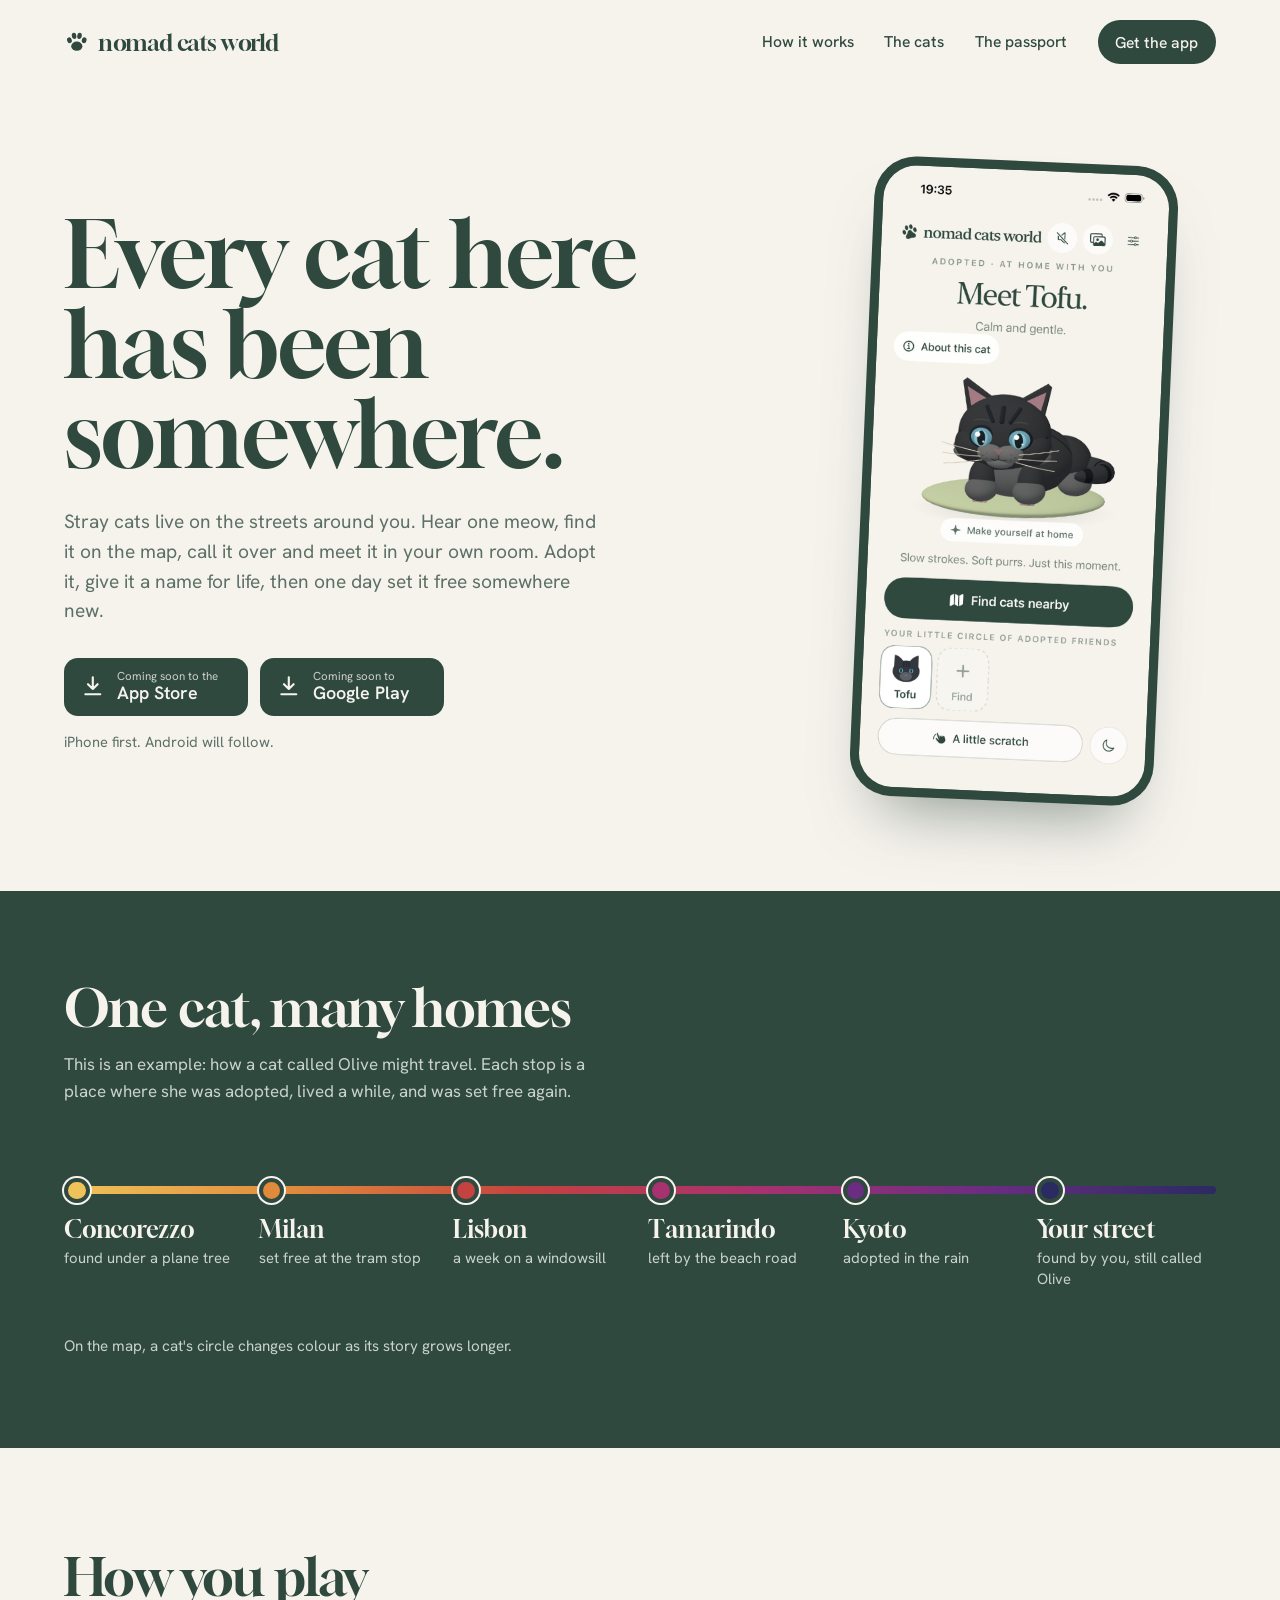
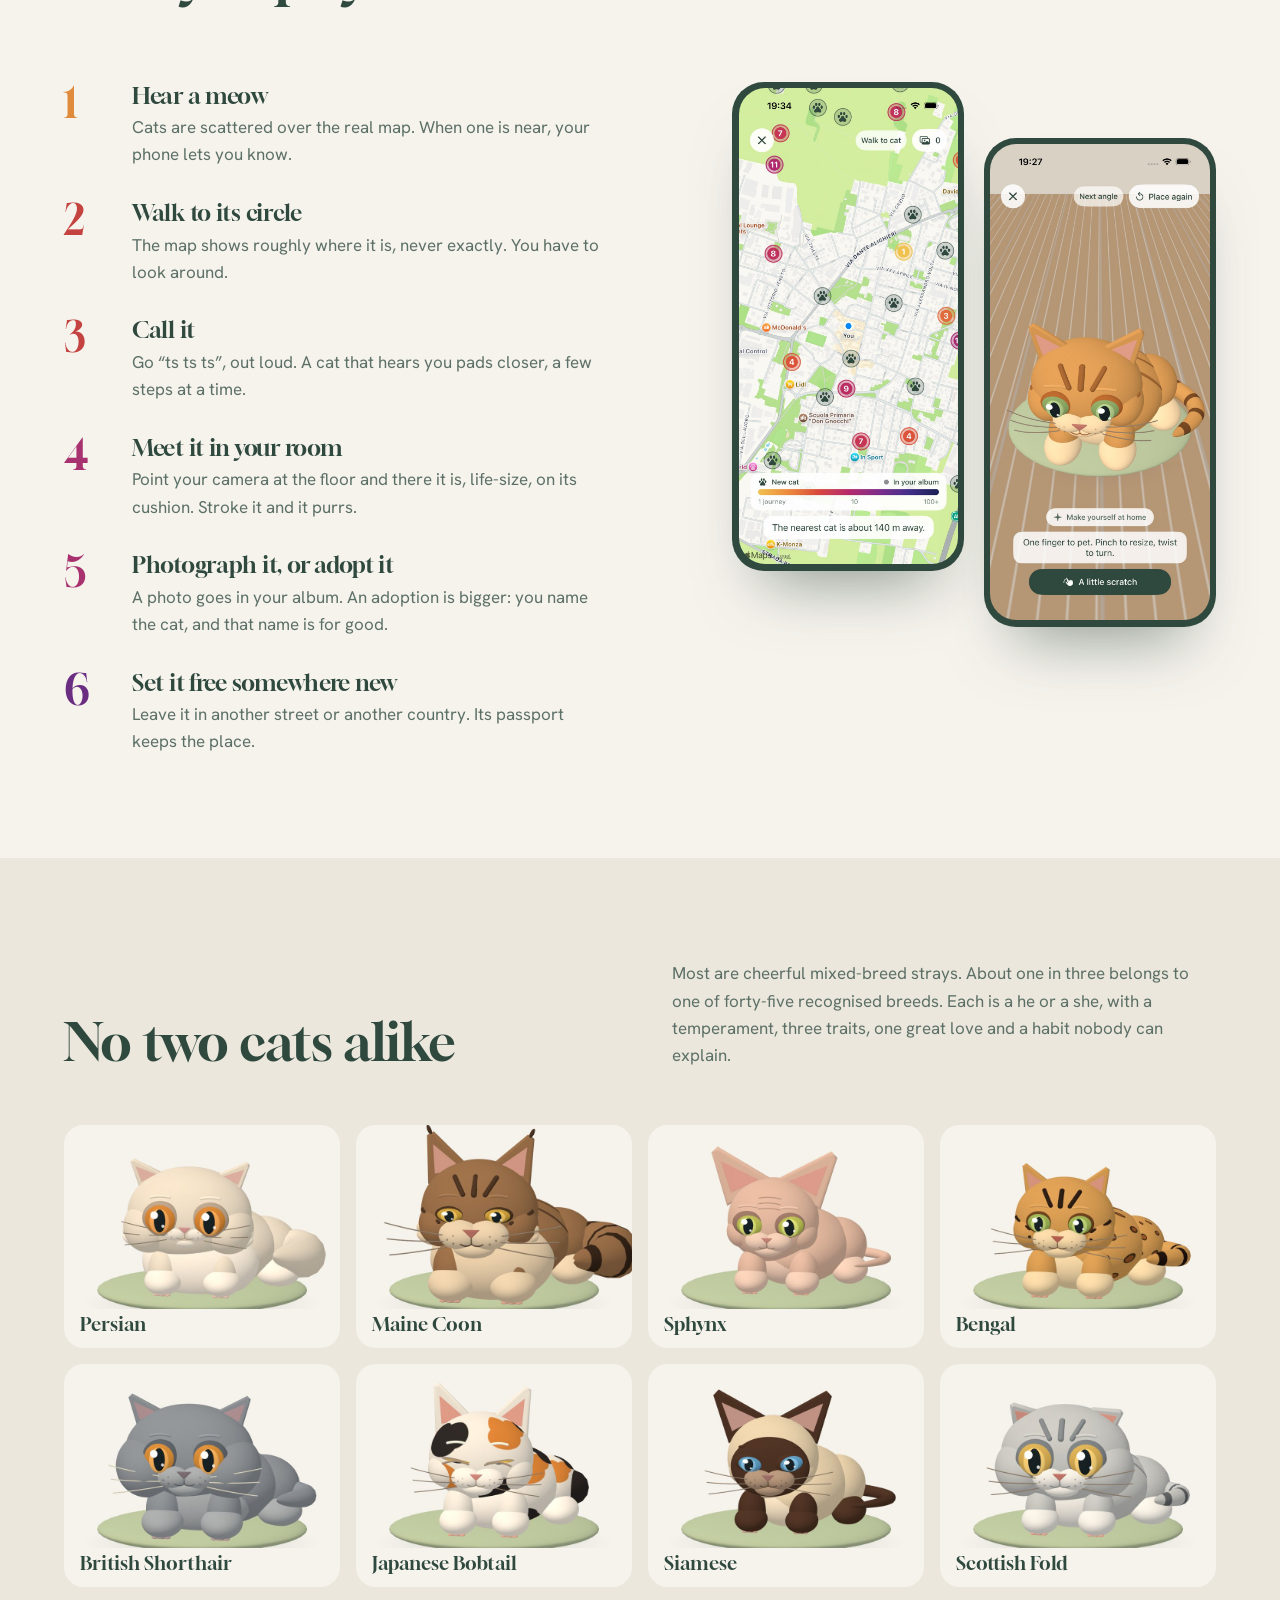
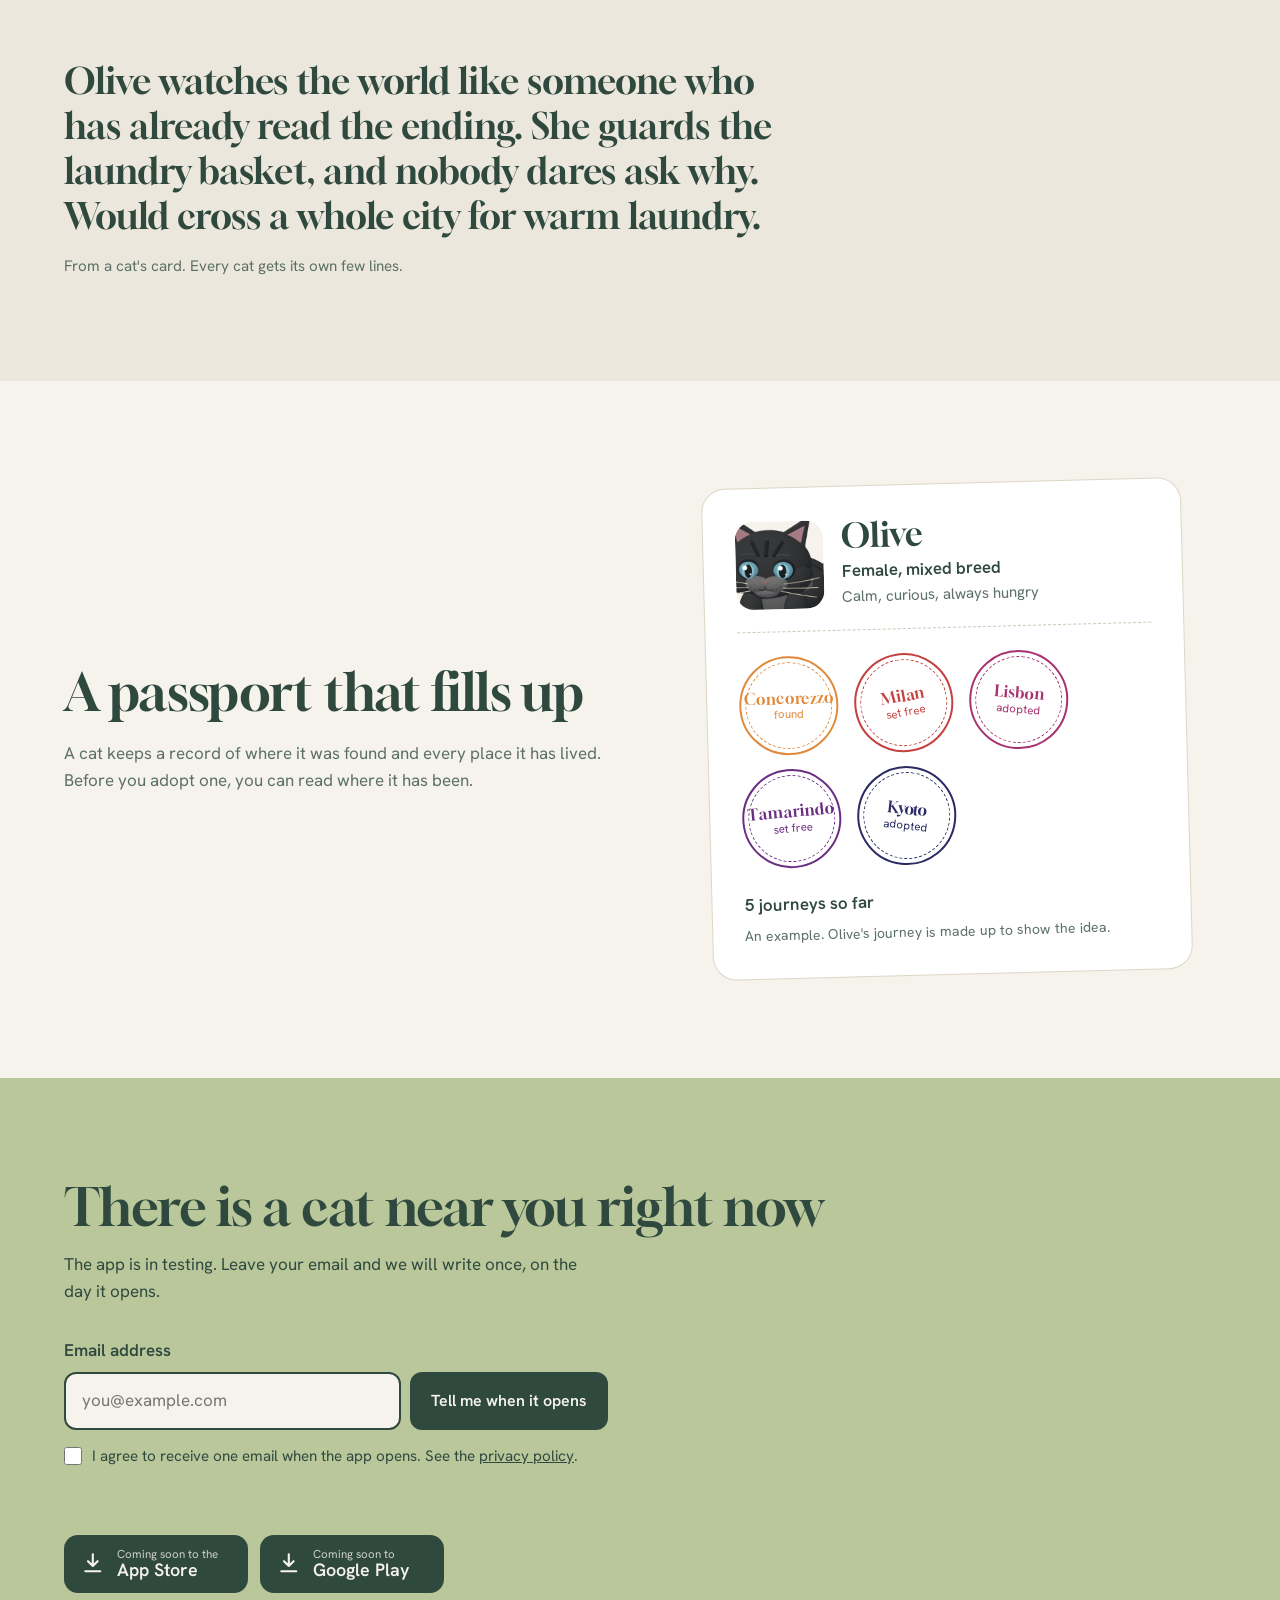
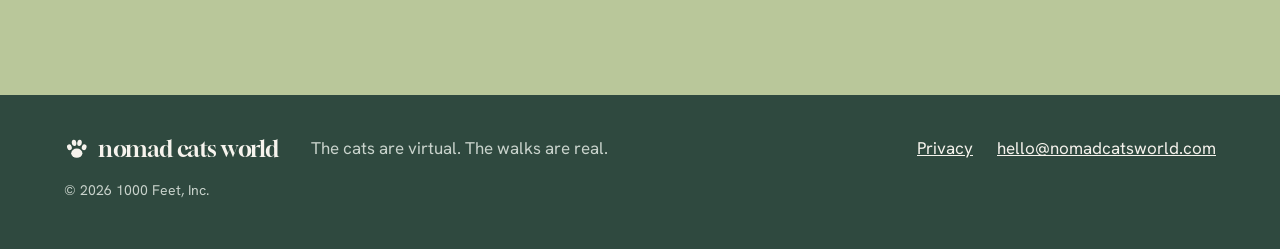
<file: index.html>
<!DOCTYPE html>
<html lang="en">
<head>
  <meta charset="utf-8">
  <meta name="viewport" content="width=device-width, initial-scale=1">
  <title>Nomad Cats World: find, adopt and set free the cats around you</title>
  <meta name="description" content="A game played on real streets. Hear a meow, find the cat on the map, meet it in your room, adopt it, then set it free somewhere new.">
  <meta property="og:title" content="Nomad Cats World">
  <meta property="og:description" content="Every cat here has been somewhere. Find them, adopt them, set them free somewhere new.">
  <meta property="og:type" content="website">
  <meta property="og:url" content="https://nomadcatsworld.com/">
  <meta property="og:image" content="https://nomadcatsworld.com/assets/img/og.jpg">
  <meta property="og:image:width" content="1200">
  <meta property="og:image:height" content="630">
  <meta property="og:image:alt" content="Nomad Cats World: the app's home screen with an adopted cat on its cushion.">
  <meta name="twitter:card" content="summary_large_image">
  <link rel="canonical" href="https://nomadcatsworld.com/">
  <link rel="icon" href="assets/favicon.svg" type="image/svg+xml">
  <link rel="preload" href="assets/fonts/gloock-latin.woff2" as="font" type="font/woff2" crossorigin>
  <link rel="preload" href="assets/fonts/hanken-grotesk-latin.woff2" as="font" type="font/woff2" crossorigin>
  <link rel="stylesheet" href="css/styles.css">
</head>
<body>
  <a class="skip" href="#main">Skip to content</a>

  <header class="top">
    <a class="wordmark" href="#" aria-label="Nomad Cats World, home">
      <svg viewBox="0 0 32 32" aria-hidden="true"><use href="#paw"/></svg>
      <span>nomad cats world</span>
    </a>
    <nav aria-label="Sections">
      <a href="#how">How it works</a>
      <a href="#cats">The cats</a>
      <a href="#passport">The passport</a>
      <a class="nav-get" href="#get">Get the app</a>
    </nav>
  </header>

  <main id="main">

    <section class="hero">
      <div class="hero-words">
        <h1>Every cat here has been somewhere.</h1>
        <p class="lede">Stray cats live on the streets around you. Hear one meow, find it on the map, call it over and meet it in your own room. Adopt it, give it a name for life, then one day set it free somewhere new.</p>
        <div class="stores" id="get-top">
          <!-- PLACEHOLDER store buttons: see CLAUDE.md, "Store buttons" -->
          <a class="store" href="#get" data-store="apple" aria-disabled="true">
            <svg viewBox="0 0 24 24" aria-hidden="true"><path d="M12 3v11m0 0l-4.500-4.500M12 14l4.500-4.500M5 19h14" fill="none" stroke="currentColor" stroke-width="2" stroke-linecap="round" stroke-linejoin="round"/></svg>
            <span><small>Coming soon to the</small>App Store</span>
          </a>
          <a class="store" href="#get" data-store="google" aria-disabled="true">
            <svg viewBox="0 0 24 24" aria-hidden="true"><path d="M12 3v11m0 0l-4.500-4.500M12 14l4.500-4.500M5 19h14" fill="none" stroke="currentColor" stroke-width="2" stroke-linecap="round" stroke-linejoin="round"/></svg>
            <span><small>Coming soon to</small>Google Play</span>
          </a>
        </div>
        <p class="fine">iPhone first. Android will follow.</p>
      </div>

      <figure class="phone hero-phone">
        <img src="assets/img/app-home.jpg" width="402" height="874" alt="The app's home screen: an adopted cat on its cushion, with the row of adopted friends below.">
      </figure>
    </section>

    <!-- The signature element: one cat's journey, drawn with the same colour
         scale the app uses on its map (gold for a first journey, navy for a hundred). -->
    <section class="journey" aria-labelledby="journey-title">
      <h2 id="journey-title">One cat, many homes</h2>
      <p class="journey-intro">This is an example: how a cat called Olive might travel. Each stop is a place where she was adopted, lived a while, and was set free again.</p>
      <ol class="route">
        <li style="--at:0"><span class="stop">Concorezzo</span><span class="who">found under a plane tree</span></li>
        <li style="--at:.18"><span class="stop">Milan</span><span class="who">set free at the tram stop</span></li>
        <li style="--at:.36"><span class="stop">Lisbon</span><span class="who">a week on a windowsill</span></li>
        <li style="--at:.56"><span class="stop">Tamarindo</span><span class="who">left by the beach road</span></li>
        <li style="--at:.78"><span class="stop">Kyoto</span><span class="who">adopted in the rain</span></li>
        <li style="--at:1"><span class="stop">Your street</span><span class="who">found by you, still called Olive</span></li>
      </ol>
      <p class="journey-note">On the map, a cat's circle changes colour as its story grows longer.</p>
    </section>

    <section class="how" id="how" aria-labelledby="how-title">
      <h2 id="how-title">How you play</h2>
      <ol class="steps">
        <li>
          <h3>Hear a meow</h3>
          <p>Cats are scattered over the real map. When one is near, your phone lets you know.</p>
        </li>
        <li>
          <h3>Walk to its circle</h3>
          <p>The map shows roughly where it is, never exactly. You have to look around.</p>
        </li>
        <li>
          <h3>Call it</h3>
          <p>Go <q>ts ts ts</q>, out loud. A cat that hears you pads closer, a few steps at a time.</p>
        </li>
        <li>
          <h3>Meet it in your room</h3>
          <p>Point your camera at the floor and there it is, life-size, on its cushion. Stroke it and it purrs.</p>
        </li>
        <li>
          <h3>Photograph it, or adopt it</h3>
          <p>A photo goes in your album. An adoption is bigger: you name the cat, and that name is for good.</p>
        </li>
        <li>
          <h3>Set it free somewhere new</h3>
          <p>Leave it in another street or another country. Its passport keeps the place.</p>
        </li>
      </ol>
      <div class="how-shots">
        <figure class="phone"><img src="assets/img/app-map.jpg" width="402" height="874" loading="lazy" alt="The map, with a circle for each cat nearby and a button to call the nearest one."></figure>
        <figure class="phone"><img src="assets/img/app-ar.jpg" width="402" height="874" loading="lazy" alt="A cat on its cushion placed on a real floor through the camera."></figure>
      </div>
    </section>

    <section class="cats" id="cats" aria-labelledby="cats-title">
      <div class="cats-head">
        <h2 id="cats-title">No two cats alike</h2>
        <p>Most are cheerful mixed-breed strays. About one in three belongs to one of forty-five recognised breeds. Each is a he or a she, with a temperament, three traits, one great love and a habit nobody can explain.</p>
      </div>
      <ul class="breeds">
        <li><img src="assets/img/breed-persian.jpg" width="360" height="240" loading="lazy" alt=""><span>Persian</span></li>
        <li><img src="assets/img/breed-mainecoon.jpg" width="360" height="240" loading="lazy" alt=""><span>Maine Coon</span></li>
        <li><img src="assets/img/breed-sphynx.jpg" width="360" height="240" loading="lazy" alt=""><span>Sphynx</span></li>
        <li><img src="assets/img/breed-bengal.jpg" width="360" height="240" loading="lazy" alt=""><span>Bengal</span></li>
        <li><img src="assets/img/breed-british.jpg" width="360" height="240" loading="lazy" alt=""><span>British Shorthair</span></li>
        <li><img src="assets/img/breed-bobtail.jpg" width="360" height="240" loading="lazy" alt=""><span>Japanese Bobtail</span></li>
        <li><img src="assets/img/breed-siamese.jpg" width="360" height="240" loading="lazy" alt=""><span>Siamese</span></li>
        <li><img src="assets/img/breed-scottishfold.jpg" width="360" height="240" loading="lazy" alt=""><span>Scottish Fold</span></li>
      </ul>
      <blockquote class="story">
        <p>Olive watches the world like someone who has already read the ending. She guards the laundry basket, and nobody dares ask why. Would cross a whole city for warm laundry.</p>
        <footer>From a cat's card. Every cat gets its own few lines.</footer>
      </blockquote>
    </section>

    <section class="passport" id="passport" aria-labelledby="passport-title">
      <div class="passport-words">
        <h2 id="passport-title">A passport that fills up</h2>
        <p>A cat keeps a record of where it was found and every place it has lived. Before you adopt one, you can read where it has been.</p>
        <!-- TODO(site): pricing is decided (2 cats free; Nomad Pass, USD 14.95 a year, up to 50 cats) but not built.
             Add a sentence here only when it exists in the app, with wording confirmed by Angelo. -->
      </div>
      <article class="book" aria-label="Example of a cat's passport">
        <header>
          <img src="assets/img/portrait-olive.jpg" width="120" height="120" alt="">
          <div>
            <p class="book-name">Olive</p>
            <p class="book-kind">Female, mixed breed</p>
            <p class="book-nature">Calm, curious, always hungry</p>
          </div>
        </header>
        <ul class="stamps">
          <li><b>Concorezzo</b><i>found</i></li>
          <li><b>Milan</b><i>set free</i></li>
          <li><b>Lisbon</b><i>adopted</i></li>
          <li><b>Tamarindo</b><i>set free</i></li>
          <li><b>Kyoto</b><i>adopted</i></li>
        </ul>
        <p class="book-count">5 journeys so far</p>
        <p class="book-note">An example. Olive's journey is made up to show the idea.</p>
      </article>
    </section>

    <section class="get" id="get" aria-labelledby="get-title">
      <h2 id="get-title">There is a cat near you right now</h2>
      <p>The app is in testing. Leave your email and we will write once, on the day it opens.</p>
      <!-- Waiting list: Netlify Forms. Netlify finds this form at deploy time (form detection must be
           enabled in the Netlify project) and stores the submissions. See CLAUDE.md, "Waiting list". -->
      <form class="notify" name="waitlist" action="/" method="post" data-netlify="true" netlify-honeypot="website">
        <input type="hidden" name="form-name" value="waitlist">
        <p class="notify-trap" hidden><label>Leave this empty <input name="website" tabindex="-1" autocomplete="off"></label></p>
        <label for="email">Email address</label>
        <div class="notify-row">
          <input id="email" name="email" type="email" autocomplete="email" placeholder="you@example.com" required>
          <button type="submit">Tell me when it opens</button>
        </div>
        <label class="notify-consent" for="consent">
          <input id="consent" name="consent" type="checkbox" value="yes" required>
          <span>I agree to receive one email when the app opens. See the <a href="privacy.html">privacy policy</a>.</span>
        </label>
        <p class="notify-status" role="status" aria-live="polite"></p>
      </form>
      <div class="stores">
        <a class="store" href="#get" data-store="apple" aria-disabled="true">
          <svg viewBox="0 0 24 24" aria-hidden="true"><path d="M12 3v11m0 0l-4.500-4.500M12 14l4.500-4.500M5 19h14" fill="none" stroke="currentColor" stroke-width="2" stroke-linecap="round" stroke-linejoin="round"/></svg>
          <span><small>Coming soon to the</small>App Store</span>
        </a>
        <a class="store" href="#get" data-store="google" aria-disabled="true">
          <svg viewBox="0 0 24 24" aria-hidden="true"><path d="M12 3v11m0 0l-4.500-4.500M12 14l4.500-4.500M5 19h14" fill="none" stroke="currentColor" stroke-width="2" stroke-linecap="round" stroke-linejoin="round"/></svg>
          <span><small>Coming soon to</small>Google Play</span>
        </a>
      </div>
    </section>
  </main>

  <footer class="foot">
    <a class="wordmark" href="#">
      <svg viewBox="0 0 32 32" aria-hidden="true"><use href="#paw"/></svg>
      <span>nomad cats world</span>
    </a>
    <p>The cats are virtual. The walks are real.</p>
    <nav aria-label="Legal and contact">
      <a href="privacy.html">Privacy</a>
      <!-- TODO(site): this mailbox must exist before the site goes live (it is also the privacy contact) -->
      <a href="mailto:hello@nomadcatsworld.com">hello@nomadcatsworld.com</a>
    </nav>
    <p class="foot-legal">© 2026 1000 Feet, Inc.</p>
  </footer>

  <svg width="0" height="0" style="position:absolute" aria-hidden="true">
    <symbol id="paw" viewBox="0 0 32 32">
      <ellipse cx="16" cy="21.500" rx="7" ry="5.800"/>
      <ellipse cx="6.800" cy="14" rx="2.900" ry="3.700" transform="rotate(-18 6.800 14)"/>
      <ellipse cx="12.600" cy="8.600" rx="2.900" ry="3.900" transform="rotate(-6 12.600 8.600)"/>
      <ellipse cx="19.400" cy="8.600" rx="2.900" ry="3.900" transform="rotate(6 19.400 8.600)"/>
      <ellipse cx="25.200" cy="14" rx="2.900" ry="3.700" transform="rotate(18 25.200 14)"/>
    </symbol>
  </svg>
  <script src="js/main.js" defer></script>
</body>
</html>
</file>
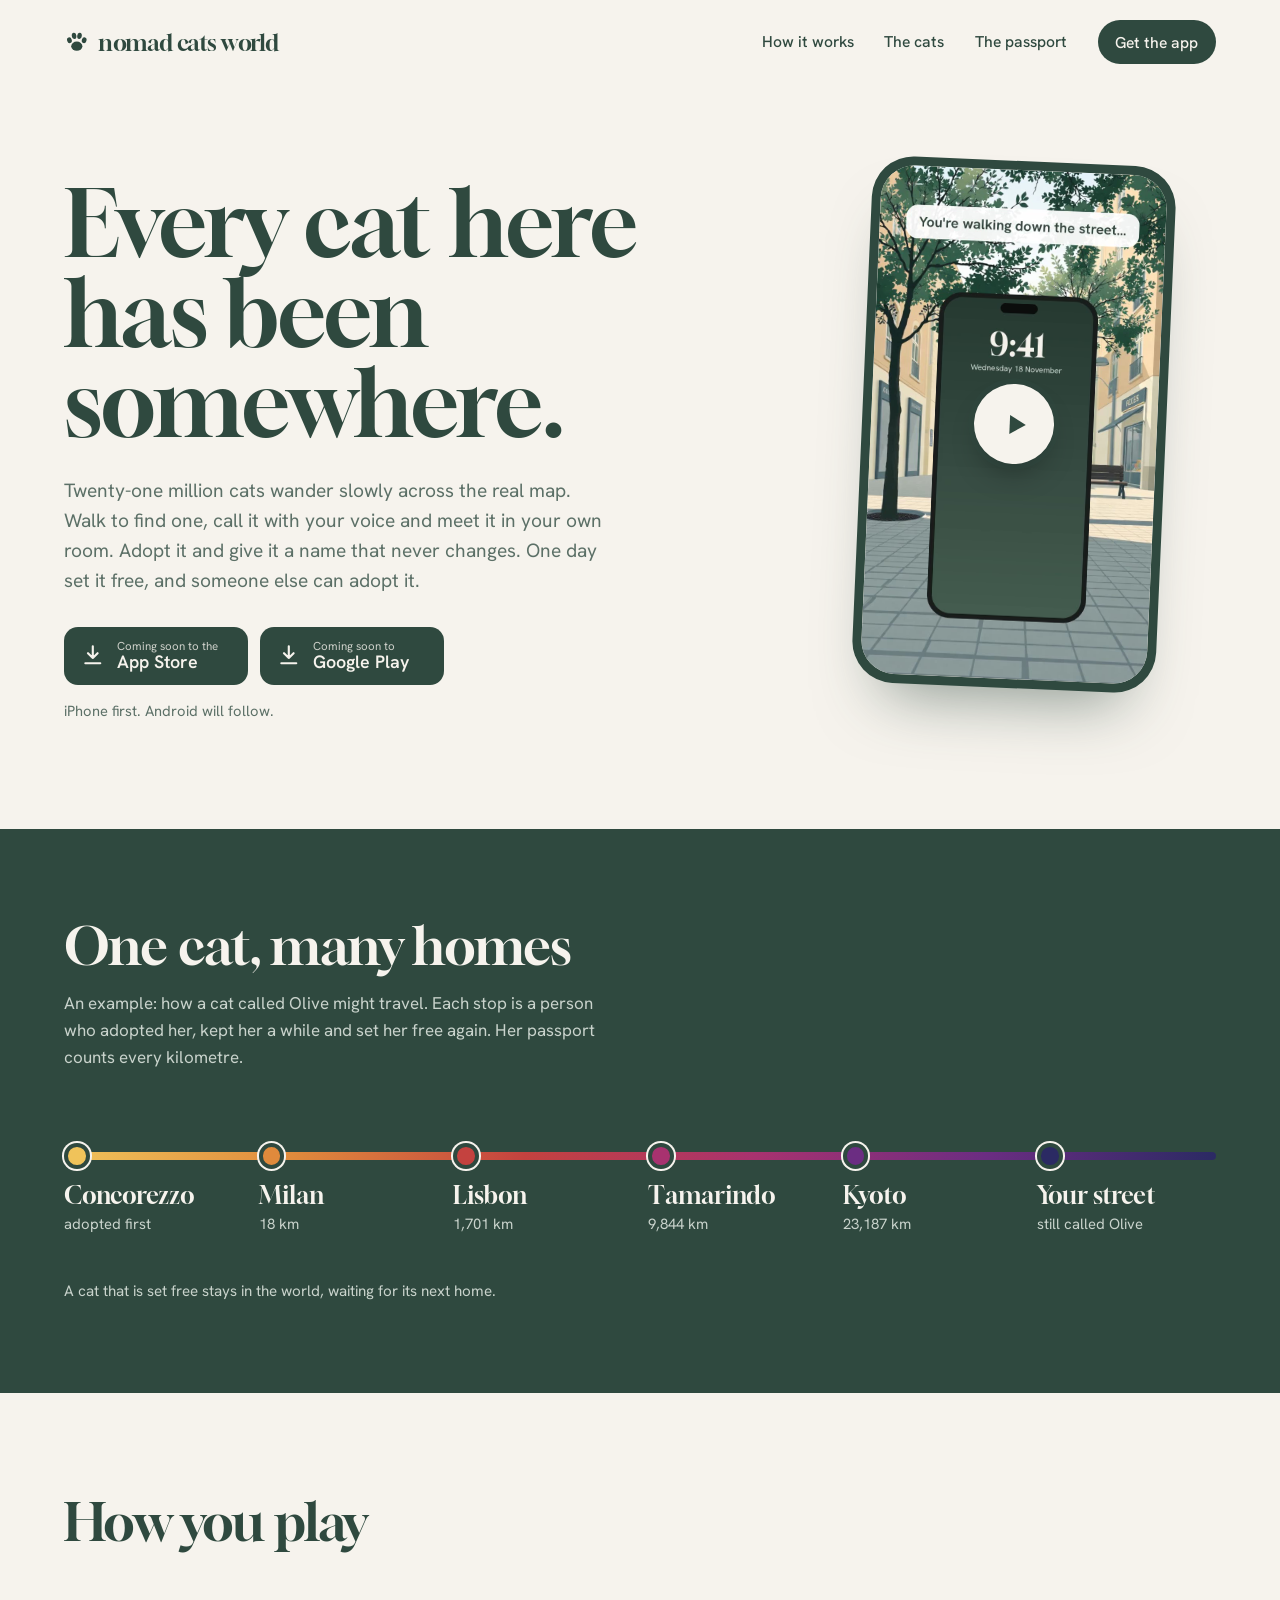
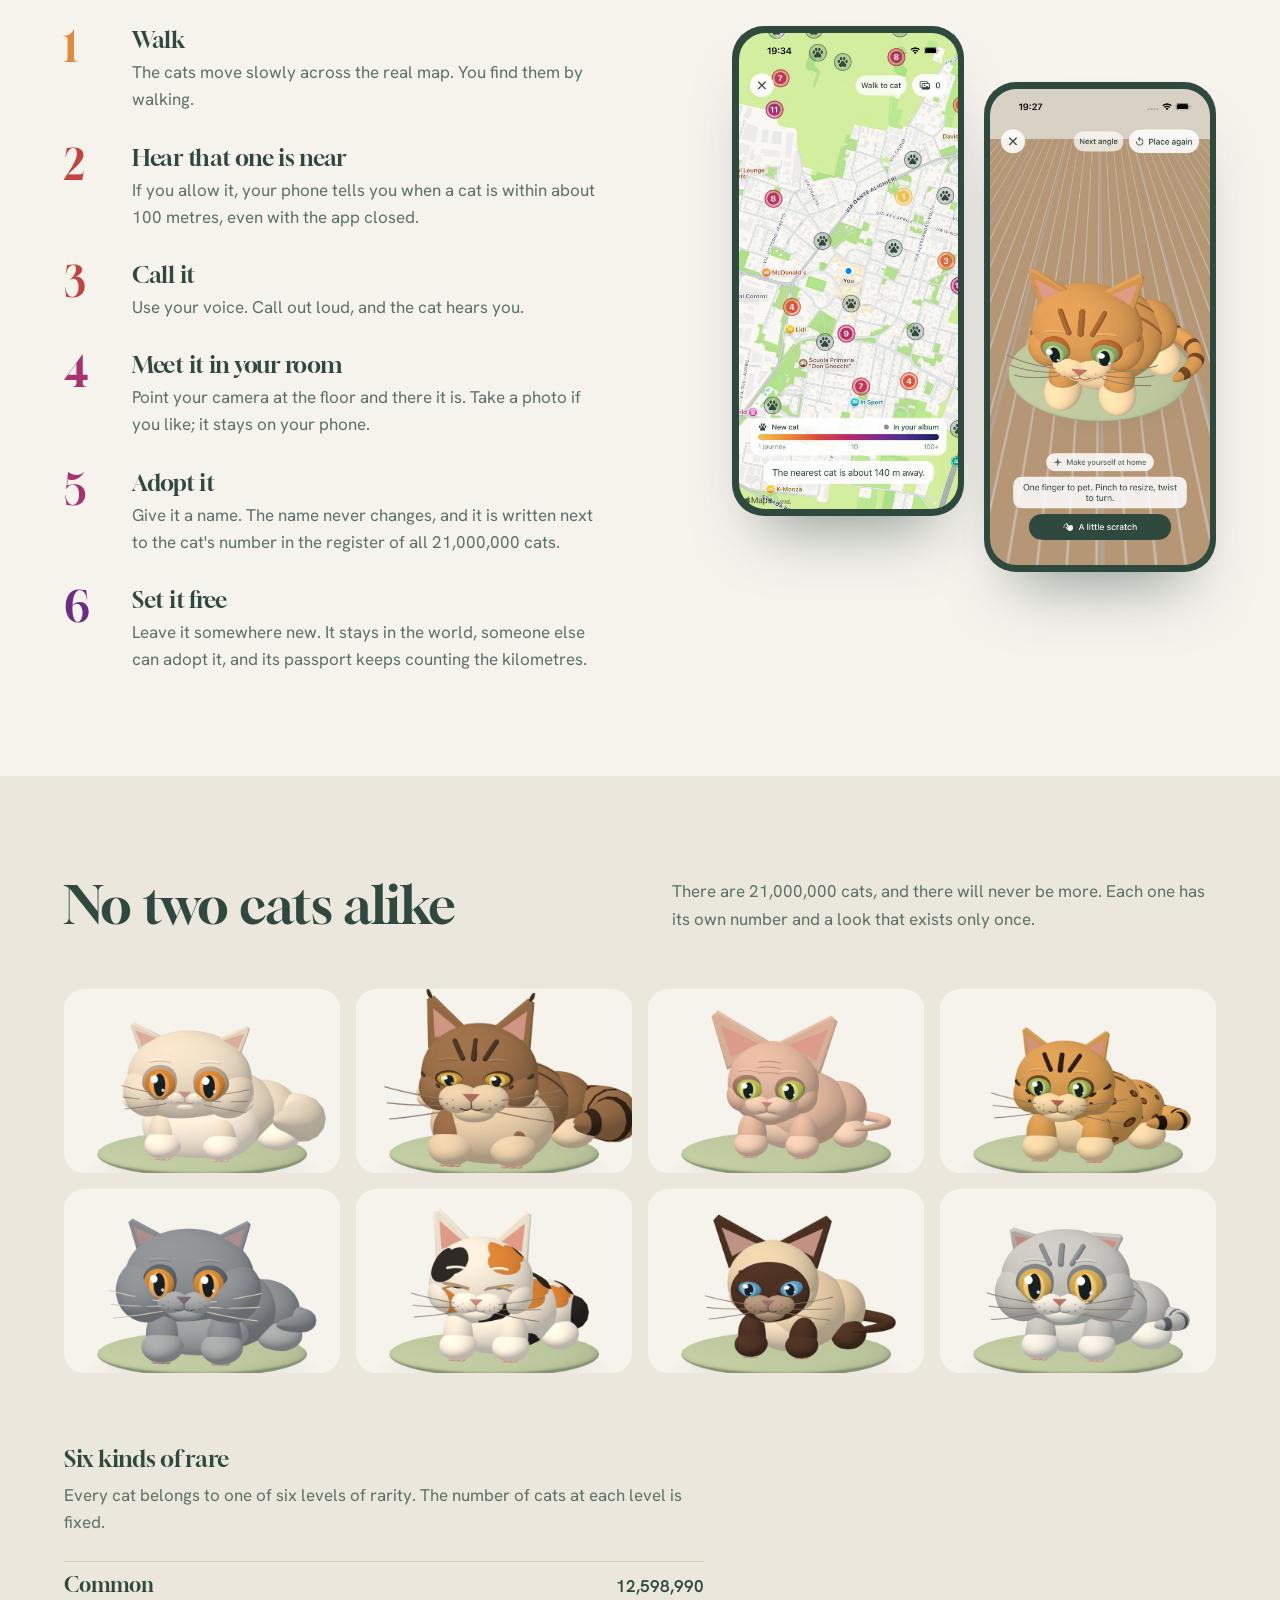
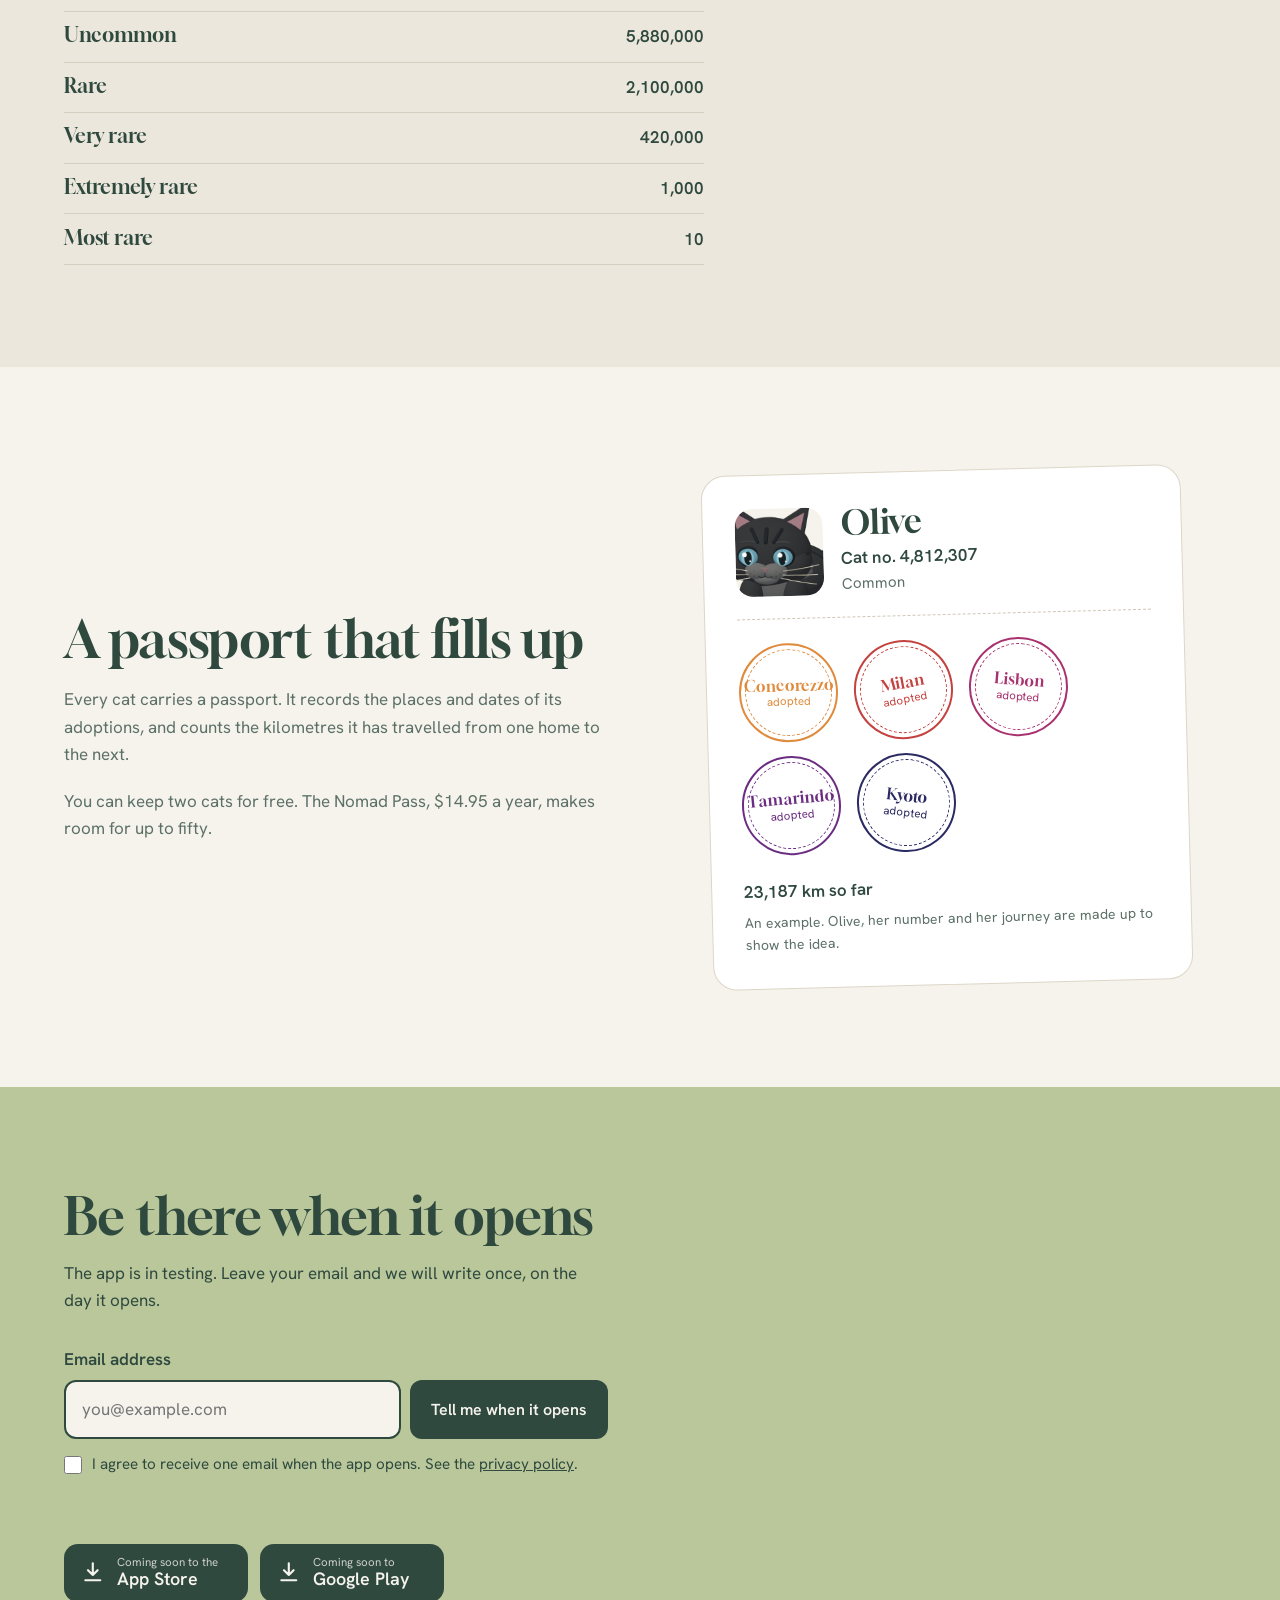
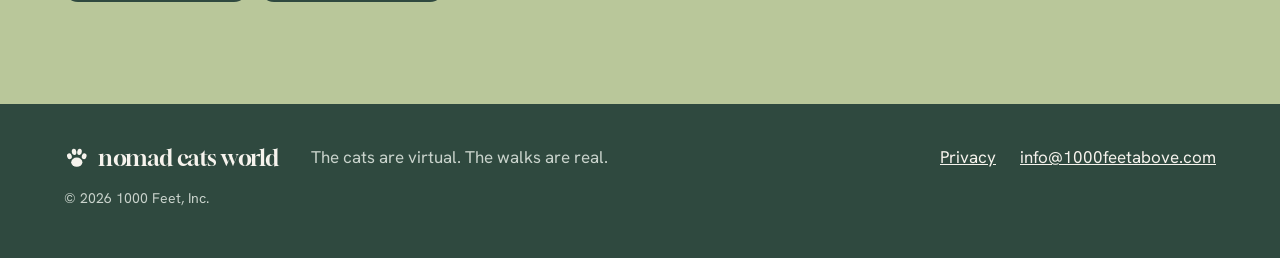
<file: sito/index.html>
<!DOCTYPE html>
<html lang="en">
<head>
  <meta charset="utf-8">
  <meta name="viewport" content="width=device-width, initial-scale=1">
  <title>Nomad Cats World: find, adopt and set free 21,000,000 cats</title>
  <meta name="description" content="Twenty-one million cats wander the real map. Walk to find one, call it with your voice, adopt it and give it a name for good. Then set it free for someone else to adopt.">
  <meta property="og:title" content="Nomad Cats World">
  <meta property="og:description" content="Every cat here has been somewhere. 21,000,000 cats, each one of a kind. Find them, adopt them, set them free.">
  <meta property="og:type" content="website">
  <meta property="og:url" content="https://nomadcatsworld.com/">
  <meta property="og:image" content="https://nomadcatsworld.com/assets/img/og.jpg">
  <meta property="og:image:width" content="1200">
  <meta property="og:image:height" content="630">
  <meta property="og:image:alt" content="Nomad Cats World: the app's home screen with an adopted cat.">
  <meta name="twitter:card" content="summary_large_image">
  <link rel="canonical" href="https://nomadcatsworld.com/">
  <link rel="icon" href="assets/favicon.svg" type="image/svg+xml">
  <link rel="preload" href="assets/fonts/gloock-latin.woff2" as="font" type="font/woff2" crossorigin>
  <link rel="preload" href="assets/fonts/hanken-grotesk-latin.woff2" as="font" type="font/woff2" crossorigin>
  <link rel="stylesheet" href="css/styles.css">
</head>
<body>
  <a class="skip" href="#main">Skip to content</a>

  <header class="top">
    <a class="wordmark" href="#" aria-label="Nomad Cats World, home">
      <svg viewBox="0 0 32 32" aria-hidden="true"><use href="#paw"/></svg>
      <span>nomad cats world</span>
    </a>
    <nav aria-label="Sections">
      <a href="#how">How it works</a>
      <a href="#cats">The cats</a>
      <a href="#passport">The passport</a>
      <a class="nav-get" href="#get">Get the app</a>
    </nav>
  </header>

  <main id="main">

    <section class="hero">
      <div class="hero-words">
        <h1>Every cat here has been somewhere.</h1>
        <p class="lede">Twenty-one million cats wander slowly across the real map. Walk to find one, call it with your voice and meet it in your own room. Adopt it and give it a name that never changes. One day set it free, and someone else can adopt it.</p>
        <div class="stores" id="get-top">
          <!-- PLACEHOLDER store buttons: see CLAUDE.md, "Store buttons" -->
          <a class="store" href="#get" data-store="apple" aria-disabled="true">
            <svg viewBox="0 0 24 24" aria-hidden="true"><path d="M12 3v11m0 0l-4.500-4.500M12 14l4.500-4.500M5 19h14" fill="none" stroke="currentColor" stroke-width="2" stroke-linecap="round" stroke-linejoin="round"/></svg>
            <span><small>Coming soon to the</small>App Store</span>
          </a>
          <a class="store" href="#get" data-store="google" aria-disabled="true">
            <svg viewBox="0 0 24 24" aria-hidden="true"><path d="M12 3v11m0 0l-4.500-4.500M12 14l4.500-4.500M5 19h14" fill="none" stroke="currentColor" stroke-width="2" stroke-linecap="round" stroke-linejoin="round"/></svg>
            <span><small>Coming soon to</small>Google Play</span>
          </a>
        </div>
        <p class="fine">iPhone first. Android will follow.</p>
      </div>

      <figure class="phone hero-phone hero-video">
        <video src="assets/video/promo.mp4" poster="assets/video/promo-poster.jpg" width="720" height="1280"
               playsinline preload="metadata"
               aria-label="A short film about the game: walking down a street, the phone meows, a cat on the map comes closer when called, it appears in the street through the camera, then is adopted and set free."></video>
        <button type="button" class="video-start" aria-label="Play the film, with sound">
          <svg viewBox="0 0 24 24" aria-hidden="true"><path d="M8 5.5v13l11-6.5z"/></svg>
        </button>
        <div class="video-controls" hidden>
          <button type="button" class="video-play">Pause</button>
          <button type="button" class="video-sound">Mute</button>
        </div>
      </figure>
    </section>

    <!-- The signature element: one cat's journey, drawn with the same colour
         scale the app uses on its map. Olive and her route are an invented example. -->
    <section class="journey" aria-labelledby="journey-title">
      <h2 id="journey-title">One cat, many homes</h2>
      <p class="journey-intro">An example: how a cat called Olive might travel. Each stop is a person who adopted her, kept her a while and set her free again. Her passport counts every kilometre.</p>
      <ol class="route">
        <li style="--at:0"><span class="stop">Concorezzo</span><span class="who">adopted first</span></li>
        <li style="--at:.18"><span class="stop">Milan</span><span class="who">18 km</span></li>
        <li style="--at:.36"><span class="stop">Lisbon</span><span class="who">1,701 km</span></li>
        <li style="--at:.56"><span class="stop">Tamarindo</span><span class="who">9,844 km</span></li>
        <li style="--at:.78"><span class="stop">Kyoto</span><span class="who">23,187 km</span></li>
        <li style="--at:1"><span class="stop">Your street</span><span class="who">still called Olive</span></li>
      </ol>
      <p class="journey-note">A cat that is set free stays in the world, waiting for its next home.</p>
    </section>

    <section class="how" id="how" aria-labelledby="how-title">
      <h2 id="how-title">How you play</h2>
      <ol class="steps">
        <li>
          <h3>Walk</h3>
          <p>The cats move slowly across the real map. You find them by walking.</p>
        </li>
        <li>
          <h3>Hear that one is near</h3>
          <p>If you allow it, your phone tells you when a cat is within about 100 metres, even with the app closed.</p>
        </li>
        <li>
          <h3>Call it</h3>
          <p>Use your voice. Call out loud, and the cat hears you.</p>
        </li>
        <li>
          <h3>Meet it in your room</h3>
          <p>Point your camera at the floor and there it is. Take a photo if you like; it stays on your phone.</p>
        </li>
        <li>
          <h3>Adopt it</h3>
          <p>Give it a name. The name never changes, and it is written next to the cat's number in the register of all 21,000,000 cats.</p>
        </li>
        <li>
          <h3>Set it free</h3>
          <p>Leave it somewhere new. It stays in the world, someone else can adopt it, and its passport keeps counting the kilometres.</p>
        </li>
      </ol>
      <div class="how-shots">
        <figure class="phone"><img src="assets/img/app-map.jpg" width="402" height="874" loading="lazy" alt="The map, with the cats nearby."></figure>
        <figure class="phone"><img src="assets/img/app-ar.jpg" width="402" height="874" loading="lazy" alt="A cat placed on a real floor through the camera."></figure>
      </div>
    </section>

    <section class="cats" id="cats" aria-labelledby="cats-title">
      <div class="cats-head">
        <h2 id="cats-title">No two cats alike</h2>
        <p>There are 21,000,000 cats, and there will never be more. Each one has its own number and a look that exists only once.</p>
      </div>
      <ul class="breeds">
        <li><img src="assets/img/breed-persian.jpg" width="360" height="240" loading="lazy" alt=""></li>
        <li><img src="assets/img/breed-mainecoon.jpg" width="360" height="240" loading="lazy" alt=""></li>
        <li><img src="assets/img/breed-sphynx.jpg" width="360" height="240" loading="lazy" alt=""></li>
        <li><img src="assets/img/breed-bengal.jpg" width="360" height="240" loading="lazy" alt=""></li>
        <li><img src="assets/img/breed-british.jpg" width="360" height="240" loading="lazy" alt=""></li>
        <li><img src="assets/img/breed-bobtail.jpg" width="360" height="240" loading="lazy" alt=""></li>
        <li><img src="assets/img/breed-siamese.jpg" width="360" height="240" loading="lazy" alt=""></li>
        <li><img src="assets/img/breed-scottishfold.jpg" width="360" height="240" loading="lazy" alt=""></li>
      </ul>
      <div class="rarity-block">
        <h3 id="rarity-title">Six kinds of rare</h3>
        <p>Every cat belongs to one of six levels of rarity. The number of cats at each level is fixed.</p>
        <dl class="rarity" aria-labelledby="rarity-title">
          <div><dt>Common</dt><dd>12,598,990</dd></div>
          <div><dt>Uncommon</dt><dd>5,880,000</dd></div>
          <div><dt>Rare</dt><dd>2,100,000</dd></div>
          <div><dt>Very rare</dt><dd>420,000</dd></div>
          <div><dt>Extremely rare</dt><dd>1,000</dd></div>
          <div><dt>Most rare</dt><dd>10</dd></div>
        </dl>
      </div>
    </section>

    <section class="passport" id="passport" aria-labelledby="passport-title">
      <div class="passport-words">
        <h2 id="passport-title">A passport that fills up</h2>
        <p>Every cat carries a passport. It records the places and dates of its adoptions, and counts the kilometres it has travelled from one home to the next.</p>
        <p>You can keep two cats for free. The Nomad Pass, $14.95 a year, makes room for up to fifty.</p>
      </div>
      <article class="book" aria-label="Example of a cat's passport">
        <header>
          <img src="assets/img/portrait-olive.jpg" width="120" height="120" alt="">
          <div>
            <p class="book-name">Olive</p>
            <p class="book-kind">Cat no. 4,812,307</p>
            <p class="book-nature">Common</p>
          </div>
        </header>
        <ul class="stamps">
          <li><b>Concorezzo</b><i>adopted</i></li>
          <li><b>Milan</b><i>adopted</i></li>
          <li><b>Lisbon</b><i>adopted</i></li>
          <li><b>Tamarindo</b><i>adopted</i></li>
          <li><b>Kyoto</b><i>adopted</i></li>
        </ul>
        <p class="book-count">23,187 km so far</p>
        <p class="book-note">An example. Olive, her number and her journey are made up to show the idea.</p>
      </article>
    </section>

    <section class="get" id="get" aria-labelledby="get-title">
      <h2 id="get-title">Be there when it opens</h2>
      <p>The app is in testing. Leave your email and we will write once, on the day it opens.</p>
      <!-- Waiting list: Netlify Forms. Netlify finds this form at deploy time (form detection must be
           enabled in the Netlify project) and stores the submissions. See CLAUDE.md, "Waiting list". -->
      <form class="notify" name="waitlist" action="/" method="post" data-netlify="true" netlify-honeypot="website">
        <input type="hidden" name="form-name" value="waitlist">
        <p class="notify-trap" hidden><label>Leave this empty <input name="website" tabindex="-1" autocomplete="off"></label></p>
        <label for="email">Email address</label>
        <div class="notify-row">
          <input id="email" name="email" type="email" autocomplete="email" placeholder="you@example.com" required>
          <button type="submit">Tell me when it opens</button>
        </div>
        <label class="notify-consent" for="consent">
          <input id="consent" name="consent" type="checkbox" value="yes" required>
          <span>I agree to receive one email when the app opens. See the <a href="privacy.html">privacy policy</a>.</span>
        </label>
        <p class="notify-status" role="status" aria-live="polite"></p>
      </form>
      <div class="stores">
        <a class="store" href="#get" data-store="apple" aria-disabled="true">
          <svg viewBox="0 0 24 24" aria-hidden="true"><path d="M12 3v11m0 0l-4.500-4.500M12 14l4.500-4.500M5 19h14" fill="none" stroke="currentColor" stroke-width="2" stroke-linecap="round" stroke-linejoin="round"/></svg>
          <span><small>Coming soon to the</small>App Store</span>
        </a>
        <a class="store" href="#get" data-store="google" aria-disabled="true">
          <svg viewBox="0 0 24 24" aria-hidden="true"><path d="M12 3v11m0 0l-4.500-4.500M12 14l4.500-4.500M5 19h14" fill="none" stroke="currentColor" stroke-width="2" stroke-linecap="round" stroke-linejoin="round"/></svg>
          <span><small>Coming soon to</small>Google Play</span>
        </a>
      </div>
    </section>
  </main>

  <footer class="foot">
    <a class="wordmark" href="#">
      <svg viewBox="0 0 32 32" aria-hidden="true"><use href="#paw"/></svg>
      <span>nomad cats world</span>
    </a>
    <p>The cats are virtual. The walks are real.</p>
    <nav aria-label="Legal and contact">
      <a href="privacy.html">Privacy</a>
      <a href="mailto:info@1000feetabove.com">info@1000feetabove.com</a>
    </nav>
    <p class="foot-legal">© 2026 1000 Feet, Inc.</p>
  </footer>

  <svg width="0" height="0" style="position:absolute" aria-hidden="true">
    <symbol id="paw" viewBox="0 0 32 32">
      <ellipse cx="16" cy="21.500" rx="7" ry="5.800"/>
      <ellipse cx="6.800" cy="14" rx="2.900" ry="3.700" transform="rotate(-18 6.800 14)"/>
      <ellipse cx="12.600" cy="8.600" rx="2.900" ry="3.900" transform="rotate(-6 12.600 8.600)"/>
      <ellipse cx="19.400" cy="8.600" rx="2.900" ry="3.900" transform="rotate(6 19.400 8.600)"/>
      <ellipse cx="25.200" cy="14" rx="2.900" ry="3.700" transform="rotate(18 25.200 14)"/>
    </symbol>
  </svg>
  <script src="js/main.js" defer></script>
</body>
</html>
</file>
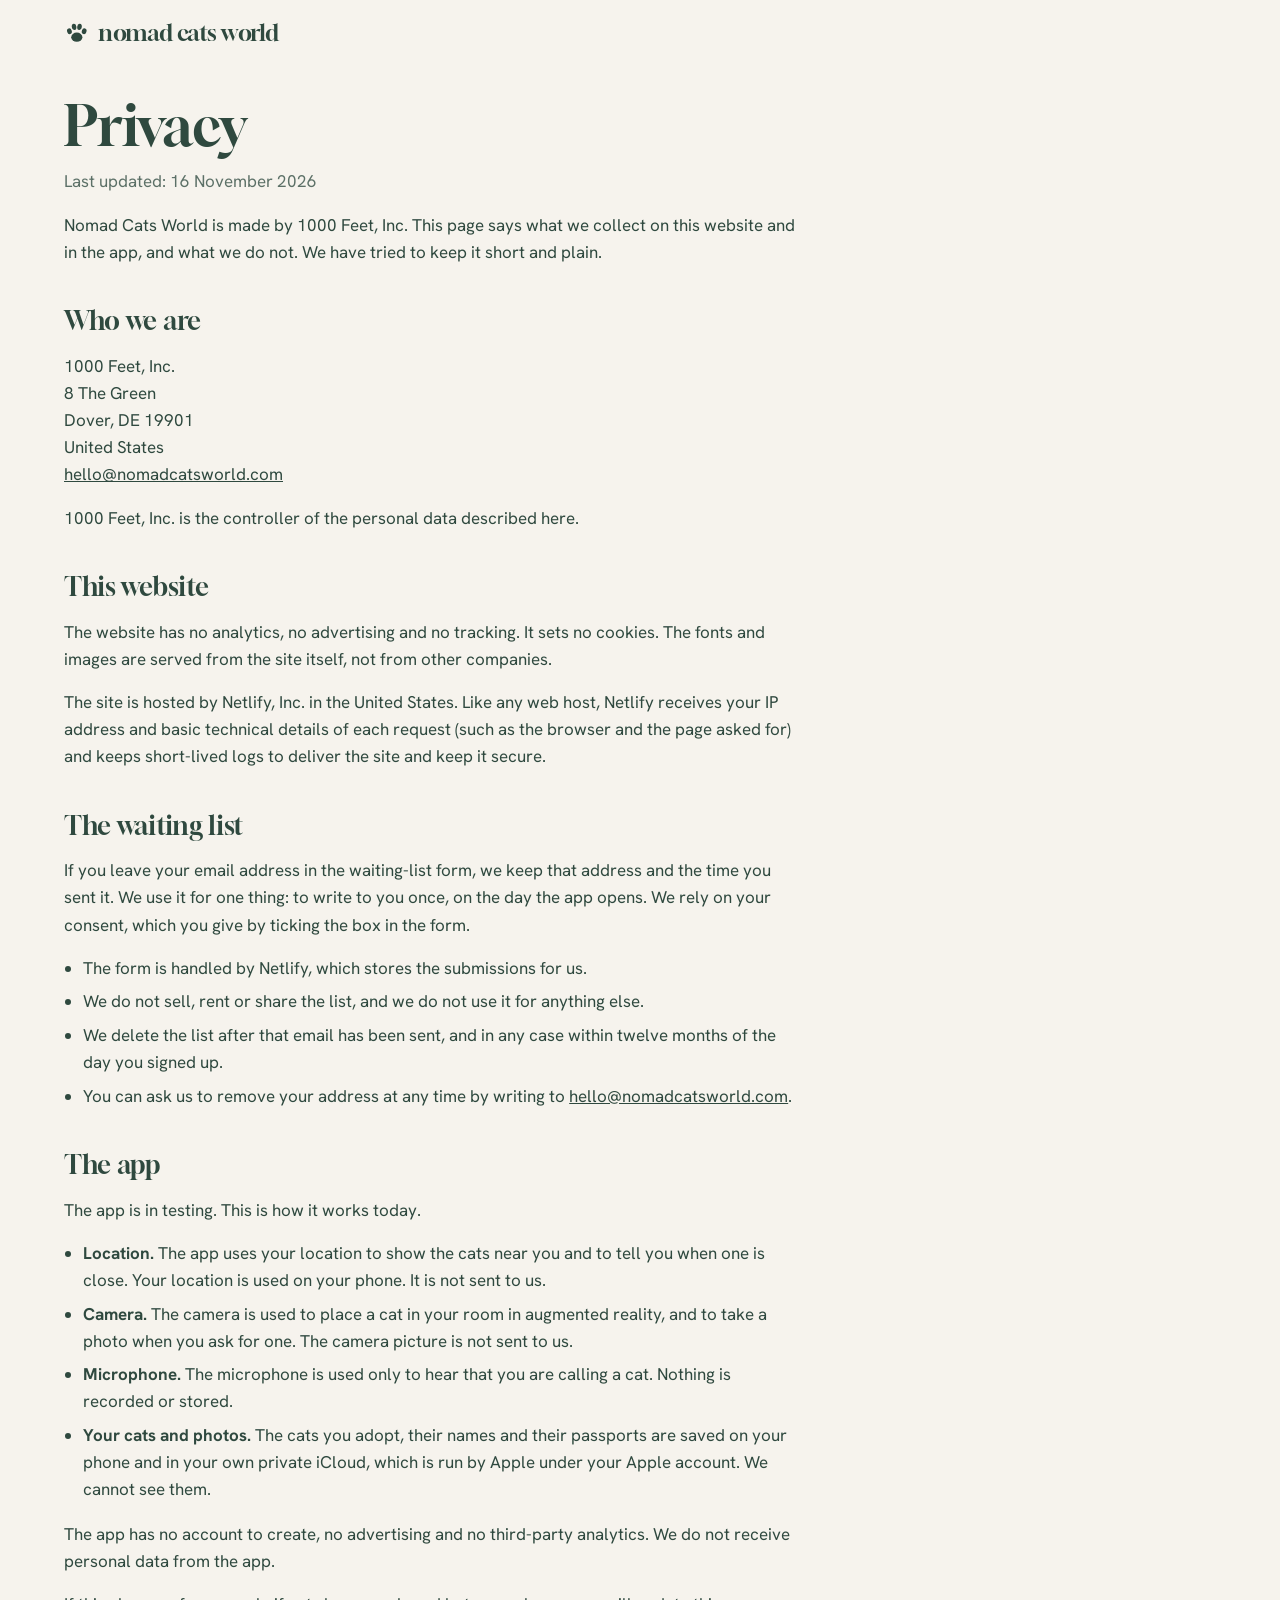
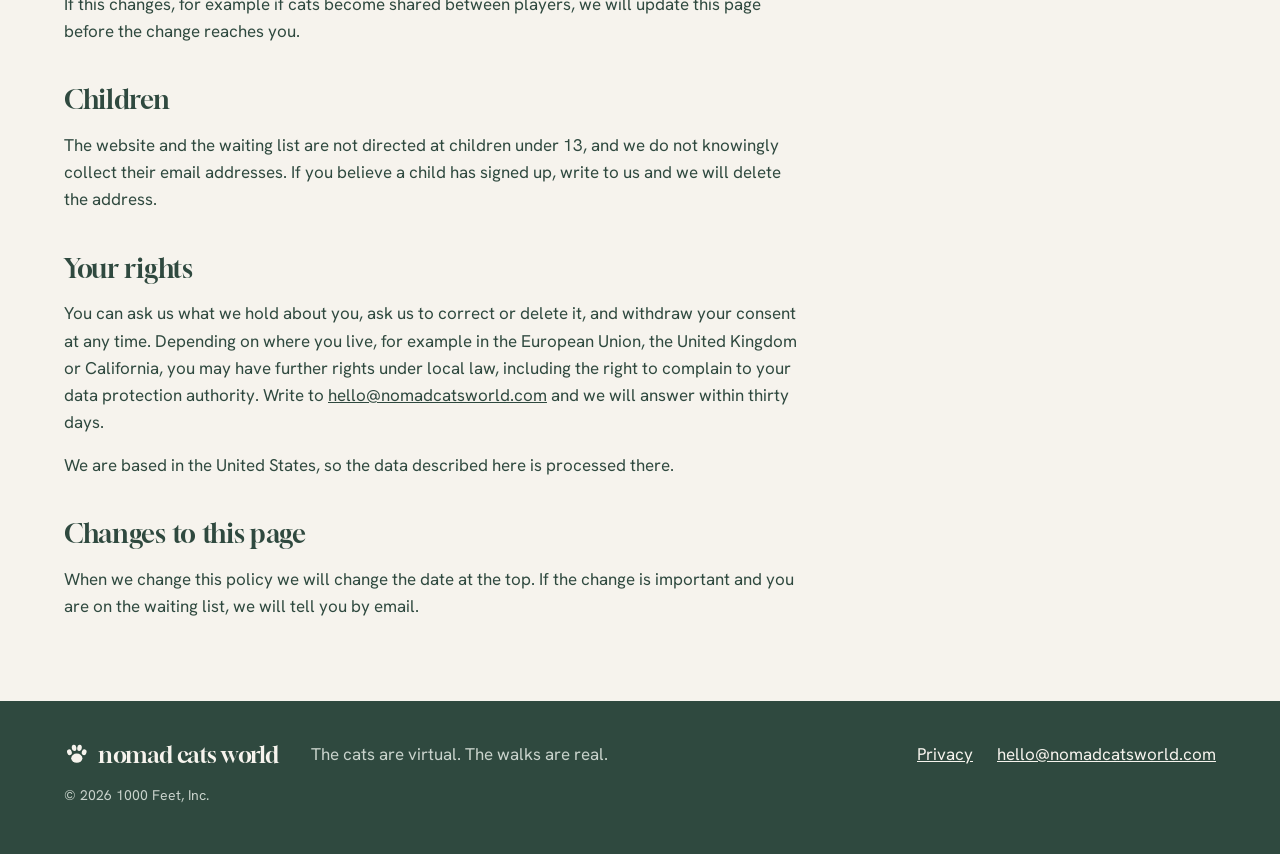
<file: privacy.html>
<!DOCTYPE html>
<html lang="en">
<head>
  <meta charset="utf-8">
  <meta name="viewport" content="width=device-width, initial-scale=1">
  <title>Privacy — Nomad Cats World</title>
  <meta name="description" content="What Nomad Cats World collects on this website and in the app, and what it does not.">
  <link rel="canonical" href="https://nomadcatsworld.com/privacy.html">
  <link rel="icon" href="assets/favicon.svg" type="image/svg+xml">
  <link rel="stylesheet" href="css/styles.css">
</head>
<body>
  <a class="skip" href="#main">Skip to content</a>
  <header class="top">
    <a class="wordmark" href="index.html" aria-label="Nomad Cats World, home">
      <svg viewBox="0 0 32 32" aria-hidden="true"><use href="#paw"/></svg>
      <span>nomad cats world</span>
    </a>
  </header>

  <!-- TODO(site): this is a plain-language draft written from how the app and site work today.
       Have a lawyer review it before the waiting list or the app goes live, and update it
       whenever the app changes (accounts, a server, purchases, analytics). -->
  <main id="main" class="legal">
    <h1>Privacy</h1>
    <p class="legal-date">Last updated: 16 November 2026</p>
    <p>Nomad Cats World is made by 1000 Feet, Inc. This page says what we collect on this website and in the app, and what we do not. We have tried to keep it short and plain.</p>

    <h2>Who we are</h2>
    <address>
      1000 Feet, Inc.<br>
      8 The Green<br>
      Dover, DE 19901<br>
      United States<br>
      <a href="mailto:hello@nomadcatsworld.com">hello@nomadcatsworld.com</a>
    </address>
    <p>1000 Feet, Inc. is the controller of the personal data described here.</p>

    <h2>This website</h2>
    <p>The website has no analytics, no advertising and no tracking. It sets no cookies. The fonts and images are served from the site itself, not from other companies.</p>
    <p>The site is hosted by Netlify, Inc. in the United States. Like any web host, Netlify receives your IP address and basic technical details of each request (such as the browser and the page asked for) and keeps short-lived logs to deliver the site and keep it secure.</p>

    <h2>The waiting list</h2>
    <p>If you leave your email address in the waiting-list form, we keep that address and the time you sent it. We use it for one thing: to write to you once, on the day the app opens. We rely on your consent, which you give by ticking the box in the form.</p>
    <ul>
      <li>The form is handled by Netlify, which stores the submissions for us.</li>
      <li>We do not sell, rent or share the list, and we do not use it for anything else.</li>
      <li>We delete the list after that email has been sent, and in any case within twelve months of the day you signed up.</li>
      <li>You can ask us to remove your address at any time by writing to <a href="mailto:hello@nomadcatsworld.com">hello@nomadcatsworld.com</a>.</li>
    </ul>

    <h2>The app</h2>
    <p>The app is in testing. This is how it works today.</p>
    <ul>
      <li><strong>Location.</strong> The app uses your location to show the cats near you and to tell you when one is close. Your location is used on your phone. It is not sent to us.</li>
      <li><strong>Camera.</strong> The camera is used to place a cat in your room in augmented reality, and to take a photo when you ask for one. The camera picture is not sent to us.</li>
      <li><strong>Microphone.</strong> The microphone is used only to hear that you are calling a cat. Nothing is recorded or stored.</li>
      <li><strong>Your cats and photos.</strong> The cats you adopt, their names and their passports are saved on your phone and in your own private iCloud, which is run by Apple under your Apple account. We cannot see them.</li>
    </ul>
    <p>The app has no account to create, no advertising and no third-party analytics. We do not receive personal data from the app.</p>
    <p>If this changes, for example if cats become shared between players, we will update this page before the change reaches you.</p>

    <h2>Children</h2>
    <p>The website and the waiting list are not directed at children under 13, and we do not knowingly collect their email addresses. If you believe a child has signed up, write to us and we will delete the address.</p>

    <h2>Your rights</h2>
    <p>You can ask us what we hold about you, ask us to correct or delete it, and withdraw your consent at any time. Depending on where you live, for example in the European Union, the United Kingdom or California, you may have further rights under local law, including the right to complain to your data protection authority. Write to <a href="mailto:hello@nomadcatsworld.com">hello@nomadcatsworld.com</a> and we will answer within thirty days.</p>
    <p>We are based in the United States, so the data described here is processed there.</p>

    <h2>Changes to this page</h2>
    <p>When we change this policy we will change the date at the top. If the change is important and you are on the waiting list, we will tell you by email.</p>
  </main>

  <footer class="foot">
    <a class="wordmark" href="index.html">
      <svg viewBox="0 0 32 32" aria-hidden="true"><use href="#paw"/></svg>
      <span>nomad cats world</span>
    </a>
    <p>The cats are virtual. The walks are real.</p>
    <nav aria-label="Legal and contact">
      <a href="privacy.html" aria-current="page">Privacy</a>
      <a href="mailto:hello@nomadcatsworld.com">hello@nomadcatsworld.com</a>
    </nav>
    <p class="foot-legal">© 2026 1000 Feet, Inc.</p>
  </footer>

  <svg width="0" height="0" style="position:absolute" aria-hidden="true">
    <symbol id="paw" viewBox="0 0 32 32">
      <ellipse cx="16" cy="21.500" rx="7" ry="5.800"/>
      <ellipse cx="6.800" cy="14" rx="2.900" ry="3.700" transform="rotate(-18 6.800 14)"/>
      <ellipse cx="12.600" cy="8.600" rx="2.900" ry="3.900" transform="rotate(-6 12.600 8.600)"/>
      <ellipse cx="19.400" cy="8.600" rx="2.900" ry="3.900" transform="rotate(6 19.400 8.600)"/>
      <ellipse cx="25.200" cy="14" rx="2.900" ry="3.700" transform="rotate(18 25.200 14)"/>
    </symbol>
  </svg>
</body>
</html>
</file>
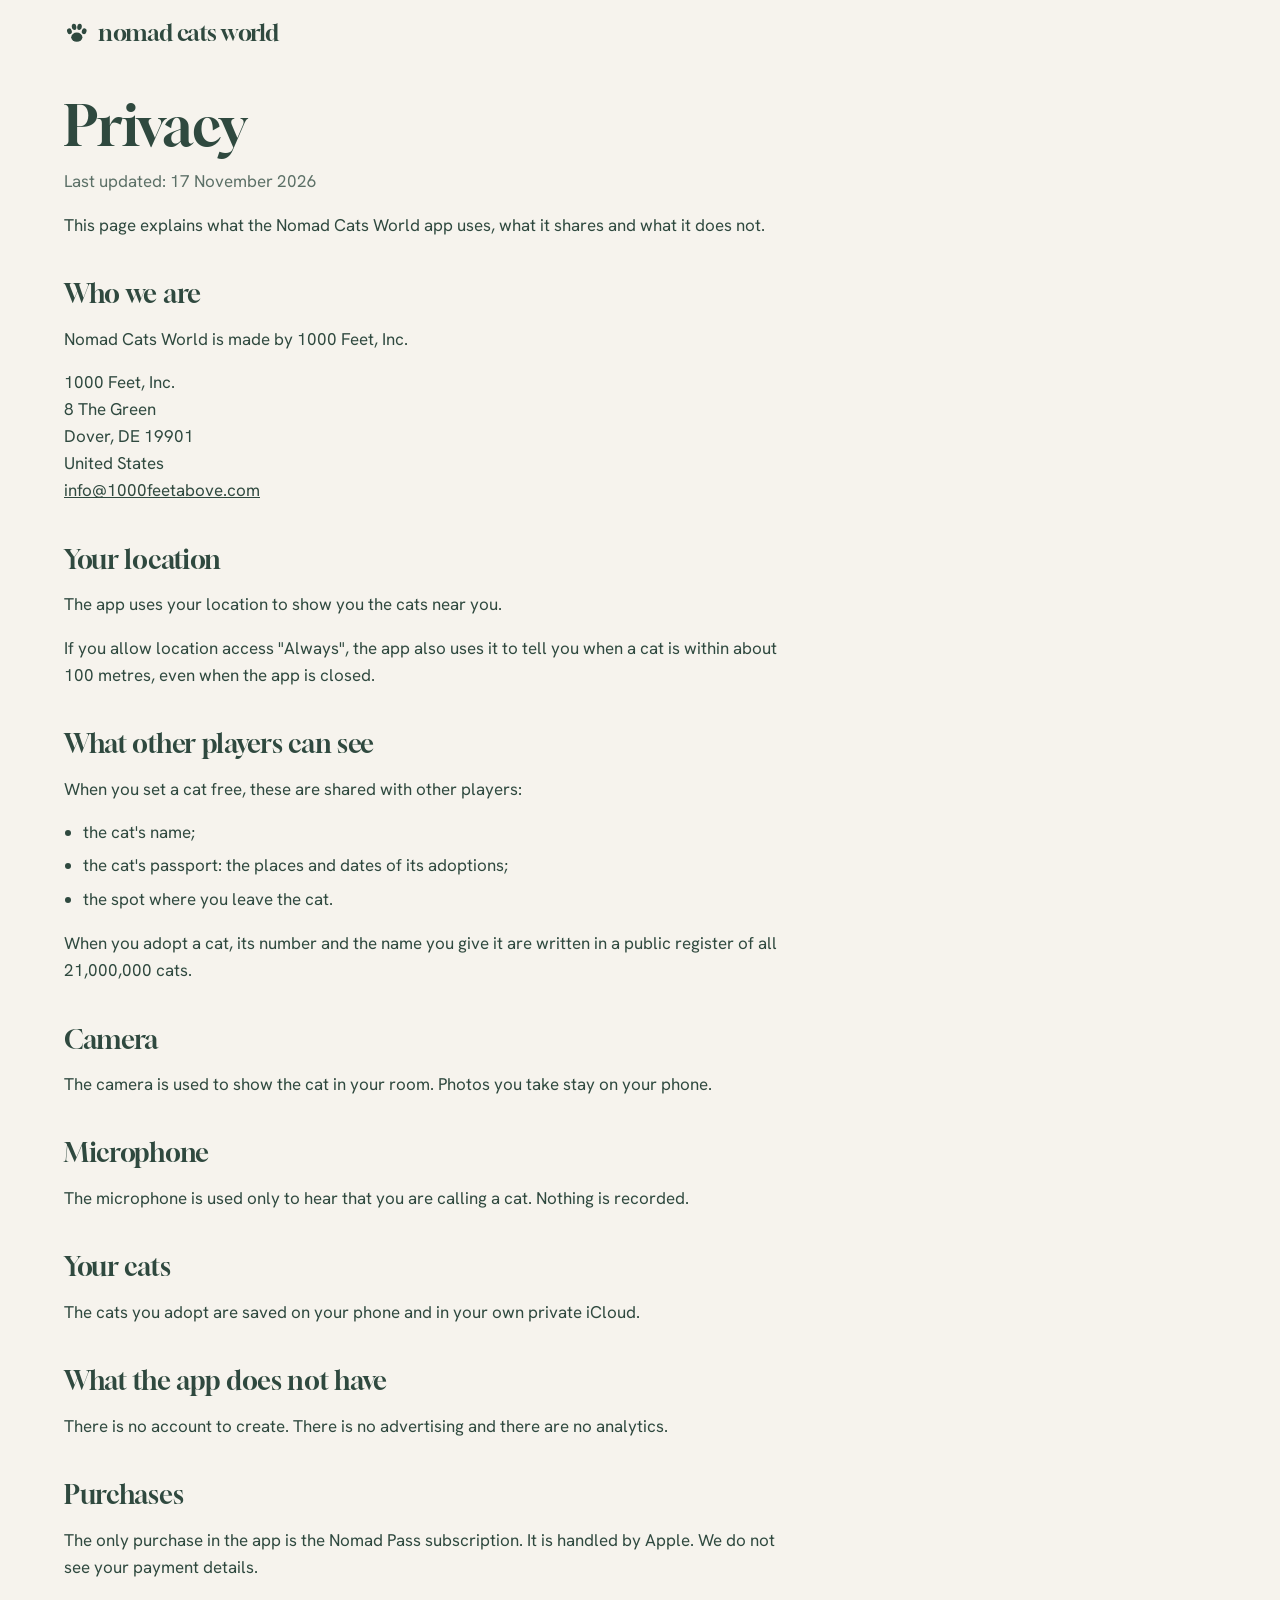
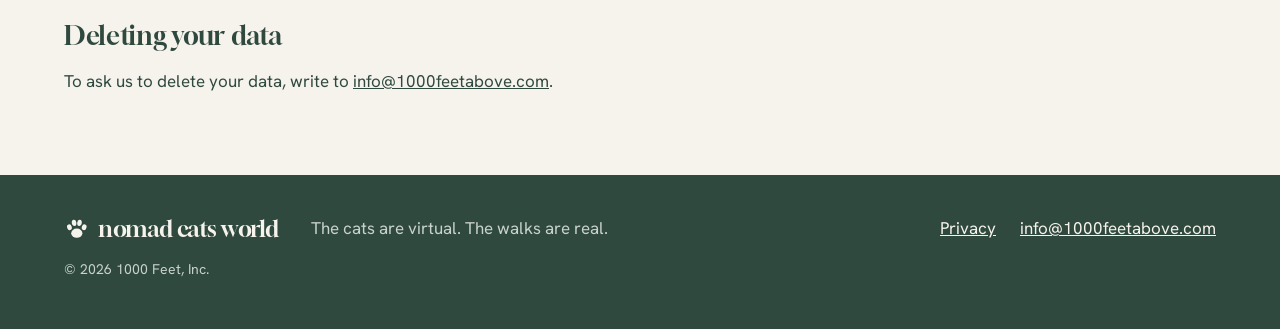
<file: sito/privacy.html>
<!DOCTYPE html>
<html lang="en">
<head>
  <meta charset="utf-8">
  <meta name="viewport" content="width=device-width, initial-scale=1">
  <title>Privacy — Nomad Cats World</title>
  <meta name="description" content="What the Nomad Cats World app uses, what it shares and what it does not.">
  <link rel="canonical" href="https://nomadcatsworld.com/privacy.html">
  <link rel="icon" href="assets/favicon.svg" type="image/svg+xml">
  <link rel="stylesheet" href="css/styles.css">
</head>
<body>
  <a class="skip" href="#main">Skip to content</a>
  <header class="top">
    <a class="wordmark" href="index.html" aria-label="Nomad Cats World, home">
      <svg viewBox="0 0 32 32" aria-hidden="true"><use href="#paw"/></svg>
      <span>nomad cats world</span>
    </a>
  </header>

  <main id="main" class="legal">
    <h1>Privacy</h1>
    <p class="legal-date">Last updated: 17 November 2026</p>
    <p>This page explains what the Nomad Cats World app uses, what it shares and what it does not.</p>

    <h2>Who we are</h2>
    <p>Nomad Cats World is made by 1000 Feet, Inc.</p>
    <address>
      1000 Feet, Inc.<br>
      8 The Green<br>
      Dover, DE 19901<br>
      United States<br>
      <a href="mailto:info@1000feetabove.com">info@1000feetabove.com</a>
    </address>

    <h2>Your location</h2>
    <p>The app uses your location to show you the cats near you.</p>
    <p>If you allow location access "Always", the app also uses it to tell you when a cat is within about 100 metres, even when the app is closed.</p>

    <h2>What other players can see</h2>
    <p>When you set a cat free, these are shared with other players:</p>
    <ul>
      <li>the cat's name;</li>
      <li>the cat's passport: the places and dates of its adoptions;</li>
      <li>the spot where you leave the cat.</li>
    </ul>
    <p>When you adopt a cat, its number and the name you give it are written in a public register of all 21,000,000 cats.</p>

    <h2>Camera</h2>
    <p>The camera is used to show the cat in your room. Photos you take stay on your phone.</p>

    <h2>Microphone</h2>
    <p>The microphone is used only to hear that you are calling a cat. Nothing is recorded.</p>

    <h2>Your cats</h2>
    <p>The cats you adopt are saved on your phone and in your own private iCloud.</p>

    <h2>What the app does not have</h2>
    <p>There is no account to create. There is no advertising and there are no analytics.</p>

    <h2>Purchases</h2>
    <p>The only purchase in the app is the Nomad Pass subscription. It is handled by Apple. We do not see your payment details.</p>

    <h2>Deleting your data</h2>
    <p>To ask us to delete your data, write to <a href="mailto:info@1000feetabove.com">info@1000feetabove.com</a>.</p>
  </main>

  <footer class="foot">
    <a class="wordmark" href="index.html">
      <svg viewBox="0 0 32 32" aria-hidden="true"><use href="#paw"/></svg>
      <span>nomad cats world</span>
    </a>
    <p>The cats are virtual. The walks are real.</p>
    <nav aria-label="Legal and contact">
      <a href="privacy.html" aria-current="page">Privacy</a>
      <a href="mailto:info@1000feetabove.com">info@1000feetabove.com</a>
    </nav>
    <p class="foot-legal">© 2026 1000 Feet, Inc.</p>
  </footer>

  <svg width="0" height="0" style="position:absolute" aria-hidden="true">
    <symbol id="paw" viewBox="0 0 32 32">
      <ellipse cx="16" cy="21.500" rx="7" ry="5.800"/>
      <ellipse cx="6.800" cy="14" rx="2.900" ry="3.700" transform="rotate(-18 6.800 14)"/>
      <ellipse cx="12.600" cy="8.600" rx="2.900" ry="3.900" transform="rotate(-6 12.600 8.600)"/>
      <ellipse cx="19.400" cy="8.600" rx="2.900" ry="3.900" transform="rotate(6 19.400 8.600)"/>
      <ellipse cx="25.200" cy="14" rx="2.900" ry="3.700" transform="rotate(18 25.200 14)"/>
    </symbol>
  </svg>
</body>
</html>
</file>
<file: css/styles.css>
/* Nomad Cats World — site styles.
   Tokens come from the app: paper, ink green, and the journey scale that the
   map uses for cats with longer stories (gold for one journey, navy for a hundred). */
@font-face {
  font-family: "Gloock"; font-style: normal; font-weight: 400; font-display: swap;
  src: url("../assets/fonts/gloock-latin.woff2") format("woff2");
}
@font-face {
  font-family: "Hanken Grotesk"; font-style: normal; font-weight: 100 900; font-display: swap;
  src: url("../assets/fonts/hanken-grotesk-latin.woff2") format("woff2");
}
:root {
  --paper: #F6F3ED;
  --paper-deep: #ECE7DC;
  --ink: #2F493F;
  --ink-soft: #5C7067;
  --cushion: #B9C79A;
  --white: #FFFFFF;
  --j1: #F0C35A; --j2: #E08A3C; --j3: #C4423F; --j4: #A8326F; --j5: #6B2D82; --j6: #2B2A63;
  --journey: linear-gradient(90deg, var(--j1), var(--j2), var(--j3), var(--j4), var(--j5), var(--j6));
  --display: "Gloock", "Iowan Old Style", "Palatino Linotype", Georgia, serif;
  --text: "Hanken Grotesk", system-ui, -apple-system, "Segoe UI", sans-serif;
  --measure: 34rem;
  --gutter: clamp(1.25rem, 5vw, 4.5rem);
}

*, *::before, *::after { box-sizing: border-box; }
html { scroll-behavior: smooth; }
body {
  margin: 0;
  background: var(--paper);
  color: var(--ink);
  font: 400 1.0625rem/1.6 var(--text);
  -webkit-font-smoothing: antialiased;
}
img { max-width: 100%; height: auto; display: block; }
a { color: inherit; }
:focus-visible { outline: 3px solid var(--j4); outline-offset: 3px; border-radius: 4px; }
h1, h2, h3 { font-family: var(--display); font-weight: 400; margin: 0; letter-spacing: -0.012em; }
h1 { font-size: clamp(2.75rem, 7.2vw, 5.75rem); line-height: 0.98; }
h2 { font-size: clamp(2rem, 4.4vw, 3.25rem); line-height: 1.05; }
h3 { font-size: 1.45rem; line-height: 1.2; }
p { margin: 0; }

.skip { position: absolute; left: -999px; top: 0; background: var(--ink); color: var(--paper); padding: .6rem 1rem; z-index: 10; }
.skip:focus { left: 1rem; top: 1rem; }

/* Header */
.top {
  display: flex; align-items: center; justify-content: space-between; gap: 1.5rem;
  padding: 1.25rem var(--gutter);
}
.wordmark { display: inline-flex; align-items: center; gap: .55rem; text-decoration: none; font: 400 1.45rem/1 var(--display); letter-spacing: -0.02em; }
.wordmark, .top nav .nav-get { white-space: nowrap; }
.wordmark svg { width: 1.6rem; height: 1.6rem; fill: var(--ink); }
.top nav { display: flex; align-items: center; gap: clamp(.9rem, 2.4vw, 2rem); font-weight: 500; font-size: .98rem; }
.top nav a { text-decoration: none; padding: .35rem 0; border-bottom: 2px solid transparent; }
.top nav a:hover { border-bottom-color: var(--ink); }
.top nav .nav-get { background: var(--ink); color: var(--paper); padding: .6rem 1.1rem; border-radius: 999px; border: 0; }
.top nav .nav-get:hover { background: #223830; }

/* Hero */
.hero {
  display: grid; grid-template-columns: minmax(0, 1.25fr) minmax(0, .75fr); align-items: center;
  gap: clamp(2rem, 6vw, 5rem);
  padding: clamp(2rem, 6vw, 5rem) var(--gutter) clamp(3rem, 7vw, 6rem);
}
.hero-words { max-width: 46rem; }
.lede { margin-top: 1.75rem; max-width: var(--measure); font-size: clamp(1.1rem, 1.5vw, 1.3rem); line-height: 1.55; color: var(--ink-soft); }
.fine { margin-top: .9rem; font-size: .92rem; color: var(--ink-soft); }

.stores { display: flex; flex-wrap: wrap; gap: .75rem; margin-top: 2rem; }
.store {
  display: inline-flex; align-items: center; gap: .7rem;
  background: var(--ink); color: var(--paper); text-decoration: none;
  padding: .7rem 1.25rem .75rem 1rem; border-radius: 14px; min-width: 11.5rem;
  font: 600 1.12rem/1.15 var(--text);
}
.store svg { width: 1.6rem; height: 1.6rem; flex: none; }
.store small { display: block; font: 400 .72rem/1.2 var(--text); opacity: .8; }
.store[aria-disabled="true"] { cursor: default; }
.store:not([aria-disabled="true"]):hover { background: #223830; }

.phone {
  margin: 0; justify-self: center; width: min(100%, 19rem);
  border-radius: 2.6rem; padding: .55rem; background: var(--ink);
  box-shadow: 0 2.5rem 4rem -2rem rgba(47, 73, 63, .55);
}
.phone img { border-radius: 2.1rem; width: 100%; }
.hero-phone { transform: rotate(2.5deg); }

/* Journey: the page's one loud element */
.journey { background: var(--ink); color: var(--paper); padding: clamp(3rem, 7vw, 6rem) var(--gutter); }
.journey-intro { margin-top: 1rem; max-width: var(--measure); color: #C9D3CC; }
.route {
  list-style: none; margin: clamp(3rem, 6vw, 4.5rem) 0 0; padding: 0; position: relative;
  display: grid; grid-template-columns: repeat(6, minmax(0, 1fr)); gap: 1rem;
}
.route::before {
  content: ""; position: absolute; left: 0; right: 0; top: .55rem; height: .5rem;
  border-radius: 999px; background: var(--journey);
}
.route li { position: relative; padding-top: 2.4rem; }
.route li::before {
  content: ""; position: absolute; left: 0; top: 0; width: 1.6rem; height: 1.6rem; border-radius: 50%;
  background: color-mix(in srgb, var(--j1) calc((1 - var(--at)) * 100%), var(--j6));
  border: .3rem solid var(--ink); box-shadow: 0 0 0 2px var(--paper);
}
.route li:nth-child(2)::before { background: var(--j2); }
.route li:nth-child(3)::before { background: var(--j3); }
.route li:nth-child(4)::before { background: var(--j4); }
.route li:nth-child(5)::before { background: var(--j5); }
.stop { display: block; font: 400 1.5rem/1.15 var(--display); }
.who { display: block; margin-top: .3rem; font-size: .93rem; line-height: 1.4; color: #C9D3CC; }
.journey-note { margin-top: 2.75rem; font-size: .95rem; color: #C9D3CC; }

/* How you play: a real sequence, so it is numbered */
.how {
  display: grid; grid-template-columns: minmax(0, 1.1fr) minmax(0, .9fr); gap: clamp(2rem, 6vw, 5rem);
  padding: clamp(3.5rem, 8vw, 7rem) var(--gutter); align-items: start;
}
.how h2 { grid-column: 1 / -1; }
.steps { list-style: none; counter-reset: step; margin: 0; padding: 0; display: grid; gap: 1.9rem; }
.steps li { counter-increment: step; display: grid; grid-template-columns: 3.25rem 1fr; column-gap: 1rem; }
.steps li::before {
  content: counter(step); grid-row: span 2;
  font: 400 2.6rem/1 var(--display); color: var(--j3);
}
.steps li:nth-child(1)::before { color: var(--j2); }
.steps li:nth-child(n+4)::before { color: var(--j4); }
.steps li:nth-child(n+6)::before { color: var(--j5); }
.steps p { margin-top: .3rem; max-width: 30rem; color: var(--ink-soft); }
.how-shots { display: grid; grid-template-columns: 1fr 1fr; gap: 1.25rem; align-items: start; position: sticky; top: 2rem; }
.how-shots .phone { width: 100%; border-radius: 2rem; padding: .4rem; }
.how-shots .phone img { border-radius: 1.65rem; }
.how-shots .phone:last-child { margin-top: 3.5rem; }

/* Cats */
.cats { background: var(--paper-deep); padding: clamp(3.5rem, 8vw, 7rem) var(--gutter); }
.cats-head { display: grid; grid-template-columns: minmax(0, 1fr) minmax(0, 1fr); gap: clamp(1.5rem, 5vw, 4rem); align-items: end; }
.cats-head p { max-width: var(--measure); color: var(--ink-soft); }
.breeds { list-style: none; margin: clamp(2rem, 5vw, 3.5rem) 0 0; padding: 0; display: grid; grid-template-columns: repeat(4, minmax(0, 1fr)); gap: 1rem; }
.breeds li { background: var(--paper); border-radius: 1.25rem; overflow: hidden; }
.breeds img { width: 100%; aspect-ratio: 3 / 2; object-fit: cover; }
.breeds span { display: block; padding: .15rem 1rem .85rem; font: 400 1.2rem/1.2 var(--display); }
.story { margin: clamp(2.5rem, 6vw, 4.5rem) 0 0; max-width: 46rem; }
.story p { font: 400 clamp(1.5rem, 2.8vw, 2.25rem)/1.25 var(--display); }
.story footer { margin-top: 1rem; font-size: .95rem; color: var(--ink-soft); }

/* Passport */
.passport {
  display: grid; grid-template-columns: minmax(0, 1fr) minmax(0, 1fr); gap: clamp(2rem, 6vw, 5rem); align-items: center;
  padding: clamp(3.5rem, 8vw, 7rem) var(--gutter);
}
.passport-words p { margin-top: 1.25rem; max-width: var(--measure); color: var(--ink-soft); }
.book {
  background: var(--white); border-radius: 1.5rem; padding: clamp(1.25rem, 3vw, 2rem);
  border: 1px solid #DDD6C8; max-width: 30rem; justify-self: center; width: 100%;
  transform: rotate(-1.5deg);
}
.book header { display: flex; gap: 1.1rem; align-items: center; padding-bottom: 1.25rem; border-bottom: 1px dashed #CFC7B6; }
.book header img { width: 5.5rem; height: 5.5rem; border-radius: 1.1rem; background: var(--paper); }
.book-name { font: 400 2.1rem/1 var(--display); }
.book-kind { margin-top: .35rem; font-weight: 600; }
.book-nature { color: var(--ink-soft); font-size: .95rem; }
.stamps { list-style: none; margin: 1.5rem 0 0; padding: 0; display: flex; flex-wrap: wrap; gap: .9rem 1rem; }
.stamps li {
  width: 6.2rem; height: 6.2rem; border-radius: 50%; display: grid; place-content: center; text-align: center;
  border: 2px solid currentColor; outline: 1px dashed currentColor; outline-offset: -7px;
  color: var(--j2); line-height: 1.15;
}
.stamps li:nth-child(2) { color: var(--j3); transform: rotate(-9deg); }
.stamps li:nth-child(3) { color: var(--j4); transform: rotate(6deg); }
.stamps li:nth-child(4) { color: var(--j5); transform: rotate(-4deg); }
.stamps li:nth-child(5) { color: var(--j6); transform: rotate(8deg); }
.stamps b { font: 400 .98rem/1.1 var(--display); }
.stamps i { font-style: normal; font-size: .72rem; }
.book-count { margin-top: 1.4rem; font-weight: 600; }
.book-note { margin-top: .35rem; font-size: .88rem; color: var(--ink-soft); }

/* Get the app */
.get { background: var(--cushion); padding: clamp(3.5rem, 8vw, 7rem) var(--gutter); }
.get > p { margin-top: 1rem; max-width: var(--measure); }
.notify { margin-top: 2rem; max-width: 34rem; }
.notify label { display: block; font-weight: 600; margin-bottom: .45rem; }
.notify-row { display: flex; gap: .6rem; flex-wrap: wrap; }
.notify input {
  flex: 1 1 14rem; min-width: 0; font: inherit; color: var(--ink);
  padding: .85rem 1rem; border-radius: 12px; border: 2px solid var(--ink); background: var(--paper);
}
.notify button {
  font: 600 1rem/1 var(--text); color: var(--paper); background: var(--ink);
  border: 0; border-radius: 12px; padding: .95rem 1.3rem; cursor: pointer;
}
.notify button:hover { background: #223830; }
.notify .notify-consent { display: flex; gap: .6rem; align-items: flex-start; margin: .9rem 0 0; font-weight: 400; font-size: .95rem; line-height: 1.45; }
.notify .notify-consent input { flex: none; width: 1.15rem; height: 1.15rem; margin: .15rem 0 0; padding: 0; accent-color: var(--ink); }
.notify button[disabled] { opacity: .6; cursor: default; }
.notify-status { min-height: 1.6em; margin-top: .6rem; font-weight: 500; }

/* Privacy page */
.legal { padding: 2rem var(--gutter) 5rem; max-width: calc(46rem + 2 * var(--gutter)); }
.legal h1 { font-size: clamp(2.2rem, 5vw, 3.5rem); }
.legal h2 { font-size: 1.6rem; line-height: 1.2; margin-top: 2.5rem; }
.legal p, .legal ul, .legal address { margin-top: 1rem; }
.legal ul { padding-left: 1.2rem; }
.legal li + li { margin-top: .4rem; }
.legal address { font-style: normal; }
.legal .legal-date { color: var(--ink-soft); }

/* Footer */
.foot {
  display: grid; grid-template-columns: auto 1fr auto; gap: 1rem 2rem; align-items: center;
  padding: 2.5rem var(--gutter) 3rem; background: var(--ink); color: var(--paper);
}
.foot .wordmark svg { fill: var(--paper); }
.foot p { color: #C9D3CC; }
.foot nav { display: flex; gap: 1.5rem; flex-wrap: wrap; }
.foot-legal { grid-column: 1 / -1; font-size: .88rem; }

/* Smaller screens */
@media (max-width: 60rem) {
  .hero, .how, .passport, .cats-head { grid-template-columns: minmax(0, 1fr); }
  .hero-phone { transform: rotate(1.5deg); }
  .breeds { grid-template-columns: repeat(2, minmax(0, 1fr)); }
  .how-shots { position: static; max-width: 30rem; }
  .route { grid-template-columns: minmax(0, 1fr); gap: 1.6rem; padding-left: .25rem; }
  .route::before { left: .55rem; right: auto; top: 0; bottom: 0; width: .5rem; height: auto; background: linear-gradient(180deg, var(--j1), var(--j2), var(--j3), var(--j4), var(--j5), var(--j6)); }
  .route li { padding: 0 0 0 2.6rem; }
  .foot { grid-template-columns: minmax(0, 1fr); }
}
@media (max-width: 40rem) {
  .top nav a:not(.nav-get) { display: none; }
  .store { flex: 1 1 100%; }
  .wordmark { font-size: 1.25rem; }
  .book { transform: rotate(-1deg); width: calc(100% - .5rem); }
}
@media (prefers-reduced-motion: reduce) {
  html { scroll-behavior: auto; }
}
</file>
<file: sito/css/styles.css>
/* Nomad Cats World — site styles.
   Tokens come from the app: paper, ink green, and the journey scale that the
   map uses for cats with longer stories (gold for one journey, navy for a hundred). */
@font-face {
  font-family: "Gloock"; font-style: normal; font-weight: 400; font-display: swap;
  src: url("../assets/fonts/gloock-latin.woff2") format("woff2");
}
@font-face {
  font-family: "Hanken Grotesk"; font-style: normal; font-weight: 100 900; font-display: swap;
  src: url("../assets/fonts/hanken-grotesk-latin.woff2") format("woff2");
}
:root {
  --paper: #F6F3ED;
  --paper-deep: #ECE7DC;
  --ink: #2F493F;
  --ink-soft: #5C7067;
  --cushion: #B9C79A;
  --white: #FFFFFF;
  --j1: #F0C35A; --j2: #E08A3C; --j3: #C4423F; --j4: #A8326F; --j5: #6B2D82; --j6: #2B2A63;
  --journey: linear-gradient(90deg, var(--j1), var(--j2), var(--j3), var(--j4), var(--j5), var(--j6));
  --display: "Gloock", "Iowan Old Style", "Palatino Linotype", Georgia, serif;
  --text: "Hanken Grotesk", system-ui, -apple-system, "Segoe UI", sans-serif;
  --measure: 34rem;
  --gutter: clamp(1.25rem, 5vw, 4.5rem);
}

*, *::before, *::after { box-sizing: border-box; }
html { scroll-behavior: smooth; }
body {
  margin: 0;
  background: var(--paper);
  color: var(--ink);
  font: 400 1.0625rem/1.6 var(--text);
  -webkit-font-smoothing: antialiased;
}
img { max-width: 100%; height: auto; display: block; }
a { color: inherit; }
:focus-visible { outline: 3px solid var(--j4); outline-offset: 3px; border-radius: 4px; }
h1, h2, h3 { font-family: var(--display); font-weight: 400; margin: 0; letter-spacing: -0.012em; }
h1 { font-size: clamp(2.75rem, 7.2vw, 5.75rem); line-height: 0.98; }
h2 { font-size: clamp(2rem, 4.4vw, 3.25rem); line-height: 1.05; }
h3 { font-size: 1.45rem; line-height: 1.2; }
p { margin: 0; }

.skip { position: absolute; left: -999px; top: 0; background: var(--ink); color: var(--paper); padding: .6rem 1rem; z-index: 10; }
.skip:focus { left: 1rem; top: 1rem; }

/* Header */
.top {
  display: flex; align-items: center; justify-content: space-between; gap: 1.5rem;
  padding: 1.25rem var(--gutter);
}
.wordmark { display: inline-flex; align-items: center; gap: .55rem; text-decoration: none; font: 400 1.45rem/1 var(--display); letter-spacing: -0.02em; }
.wordmark, .top nav .nav-get { white-space: nowrap; }
.wordmark svg { width: 1.6rem; height: 1.6rem; fill: var(--ink); }
.top nav { display: flex; align-items: center; gap: clamp(.9rem, 2.4vw, 2rem); font-weight: 500; font-size: .98rem; }
.top nav a { text-decoration: none; padding: .35rem 0; border-bottom: 2px solid transparent; }
.top nav a:hover { border-bottom-color: var(--ink); }
.top nav .nav-get { background: var(--ink); color: var(--paper); padding: .6rem 1.1rem; border-radius: 999px; border: 0; }
.top nav .nav-get:hover { background: #223830; }

/* Hero */
.hero {
  display: grid; grid-template-columns: minmax(0, 1.25fr) minmax(0, .75fr); align-items: center;
  gap: clamp(2rem, 6vw, 5rem);
  padding: clamp(2rem, 6vw, 5rem) var(--gutter) clamp(3rem, 7vw, 6rem);
}
.hero-words { max-width: 46rem; }
.lede { margin-top: 1.75rem; max-width: var(--measure); font-size: clamp(1.1rem, 1.5vw, 1.3rem); line-height: 1.55; color: var(--ink-soft); }
.fine { margin-top: .9rem; font-size: .92rem; color: var(--ink-soft); }

.stores { display: flex; flex-wrap: wrap; gap: .75rem; margin-top: 2rem; }
.store {
  display: inline-flex; align-items: center; gap: .7rem;
  background: var(--ink); color: var(--paper); text-decoration: none;
  padding: .7rem 1.25rem .75rem 1rem; border-radius: 14px; min-width: 11.5rem;
  font: 600 1.12rem/1.15 var(--text);
}
.store svg { width: 1.6rem; height: 1.6rem; flex: none; }
.store small { display: block; font: 400 .72rem/1.2 var(--text); opacity: .8; }
.store[aria-disabled="true"] { cursor: default; }
.store:not([aria-disabled="true"]):hover { background: #223830; }

.phone {
  margin: 0; justify-self: center; width: min(100%, 19rem);
  border-radius: 2.6rem; padding: .55rem; background: var(--ink);
  box-shadow: 0 2.5rem 4rem -2rem rgba(47, 73, 63, .55);
}
.phone img { border-radius: 2.1rem; width: 100%; }
.hero-phone { transform: rotate(2.5deg); }
.hero-video { position: relative; margin-bottom: 3.25rem; }
.hero-video video { display: block; width: 100%; height: auto; aspect-ratio: 9 / 16; border-radius: 2.1rem; background: var(--paper); }
.video-start {
  position: absolute; left: 50%; top: 50%; transform: translate(-50%, -50%);
  width: 5rem; height: 5rem; border-radius: 50%; border: 0; padding: 0; cursor: pointer;
  display: grid; place-items: center; background: var(--paper); color: var(--ink);
  box-shadow: 0 0 0 .35rem rgba(47, 73, 63, .35), 0 1rem 2rem -.75rem rgba(0, 0, 0, .45);
}
.video-start:hover { background: var(--white); }
.video-start svg { width: 2.2rem; height: 2.2rem; fill: currentColor; margin-left: .25rem; }
.video-start[hidden], .video-controls[hidden] { display: none; }
.video-controls { position: absolute; left: 0; right: 0; top: calc(100% + 1rem); display: flex; justify-content: center; gap: .5rem; }
.video-controls button {
  font: 600 .85rem/1 var(--text); color: var(--paper); background: var(--ink);
  border: 0; border-radius: 999px; padding: .55rem .9rem; cursor: pointer;
}
.video-controls button:hover { background: #223830; }

/* Journey: the page's one loud element */
.journey { background: var(--ink); color: var(--paper); padding: clamp(3rem, 7vw, 6rem) var(--gutter); }
.journey-intro { margin-top: 1rem; max-width: var(--measure); color: #C9D3CC; }
.route {
  list-style: none; margin: clamp(3rem, 6vw, 4.5rem) 0 0; padding: 0; position: relative;
  display: grid; grid-template-columns: repeat(6, minmax(0, 1fr)); gap: 1rem;
}
.route::before {
  content: ""; position: absolute; left: 0; right: 0; top: .55rem; height: .5rem;
  border-radius: 999px; background: var(--journey);
}
.route li { position: relative; padding-top: 2.4rem; }
.route li::before {
  content: ""; position: absolute; left: 0; top: 0; width: 1.6rem; height: 1.6rem; border-radius: 50%;
  background: color-mix(in srgb, var(--j1) calc((1 - var(--at)) * 100%), var(--j6));
  border: .3rem solid var(--ink); box-shadow: 0 0 0 2px var(--paper);
}
.route li:nth-child(2)::before { background: var(--j2); }
.route li:nth-child(3)::before { background: var(--j3); }
.route li:nth-child(4)::before { background: var(--j4); }
.route li:nth-child(5)::before { background: var(--j5); }
.stop { display: block; font: 400 1.5rem/1.15 var(--display); }
.who { display: block; margin-top: .3rem; font-size: .93rem; line-height: 1.4; color: #C9D3CC; }
.journey-note { margin-top: 2.75rem; font-size: .95rem; color: #C9D3CC; }

/* How you play: a real sequence, so it is numbered */
.how {
  display: grid; grid-template-columns: minmax(0, 1.1fr) minmax(0, .9fr); gap: clamp(2rem, 6vw, 5rem);
  padding: clamp(3.5rem, 8vw, 7rem) var(--gutter); align-items: start;
}
.how h2 { grid-column: 1 / -1; }
.steps { list-style: none; counter-reset: step; margin: 0; padding: 0; display: grid; gap: 1.9rem; }
.steps li { counter-increment: step; display: grid; grid-template-columns: 3.25rem 1fr; column-gap: 1rem; }
.steps li::before {
  content: counter(step); grid-row: span 2;
  font: 400 2.6rem/1 var(--display); color: var(--j3);
}
.steps li:nth-child(1)::before { color: var(--j2); }
.steps li:nth-child(n+4)::before { color: var(--j4); }
.steps li:nth-child(n+6)::before { color: var(--j5); }
.steps p { margin-top: .3rem; max-width: 30rem; color: var(--ink-soft); }
.how-shots { display: grid; grid-template-columns: 1fr 1fr; gap: 1.25rem; align-items: start; position: sticky; top: 2rem; }
.how-shots .phone { width: 100%; border-radius: 2rem; padding: .4rem; }
.how-shots .phone img { border-radius: 1.65rem; }
.how-shots .phone:last-child { margin-top: 3.5rem; }

/* Cats */
.cats { background: var(--paper-deep); padding: clamp(3.5rem, 8vw, 7rem) var(--gutter); }
.cats-head { display: grid; grid-template-columns: minmax(0, 1fr) minmax(0, 1fr); gap: clamp(1.5rem, 5vw, 4rem); align-items: end; }
.cats-head p { max-width: var(--measure); color: var(--ink-soft); }
.breeds { list-style: none; margin: clamp(2rem, 5vw, 3.5rem) 0 0; padding: 0; display: grid; grid-template-columns: repeat(4, minmax(0, 1fr)); gap: 1rem; }
.breeds li { background: var(--paper); border-radius: 1.25rem; overflow: hidden; }
.breeds img { width: 100%; aspect-ratio: 3 / 2; object-fit: cover; }
.rarity-block { margin-top: clamp(2.5rem, 6vw, 4.5rem); max-width: 40rem; }
.rarity-block > p { margin-top: .6rem; color: var(--ink-soft); }
.rarity { margin: 1.5rem 0 0; padding: 0; }
.rarity div { display: flex; justify-content: space-between; align-items: baseline; gap: 1rem; padding: .7rem 0; border-bottom: 1px solid #D6CFC0; }
.rarity div:first-child { border-top: 1px solid #D6CFC0; }
.rarity dt { font: 400 1.25rem/1.2 var(--display); }
.rarity dd { margin: 0; font-weight: 600; font-variant-numeric: tabular-nums; }

/* Passport */
.passport {
  display: grid; grid-template-columns: minmax(0, 1fr) minmax(0, 1fr); gap: clamp(2rem, 6vw, 5rem); align-items: center;
  padding: clamp(3.5rem, 8vw, 7rem) var(--gutter);
}
.passport-words p { margin-top: 1.25rem; max-width: var(--measure); color: var(--ink-soft); }
.book {
  background: var(--white); border-radius: 1.5rem; padding: clamp(1.25rem, 3vw, 2rem);
  border: 1px solid #DDD6C8; max-width: 30rem; justify-self: center; width: 100%;
  transform: rotate(-1.5deg);
}
.book header { display: flex; gap: 1.1rem; align-items: center; padding-bottom: 1.25rem; border-bottom: 1px dashed #CFC7B6; }
.book header img { width: 5.5rem; height: 5.5rem; border-radius: 1.1rem; background: var(--paper); }
.book-name { font: 400 2.1rem/1 var(--display); }
.book-kind { margin-top: .35rem; font-weight: 600; }
.book-nature { color: var(--ink-soft); font-size: .95rem; }
.stamps { list-style: none; margin: 1.5rem 0 0; padding: 0; display: flex; flex-wrap: wrap; gap: .9rem 1rem; }
.stamps li {
  width: 6.2rem; height: 6.2rem; border-radius: 50%; display: grid; place-content: center; text-align: center;
  border: 2px solid currentColor; outline: 1px dashed currentColor; outline-offset: -7px;
  color: var(--j2); line-height: 1.15;
}
.stamps li:nth-child(2) { color: var(--j3); transform: rotate(-9deg); }
.stamps li:nth-child(3) { color: var(--j4); transform: rotate(6deg); }
.stamps li:nth-child(4) { color: var(--j5); transform: rotate(-4deg); }
.stamps li:nth-child(5) { color: var(--j6); transform: rotate(8deg); }
.stamps b { font: 400 .98rem/1.1 var(--display); }
.stamps i { font-style: normal; font-size: .72rem; }
.book-count { margin-top: 1.4rem; font-weight: 600; }
.book-note { margin-top: .35rem; font-size: .88rem; color: var(--ink-soft); }

/* Get the app */
.get { background: var(--cushion); padding: clamp(3.5rem, 8vw, 7rem) var(--gutter); }
.get > p { margin-top: 1rem; max-width: var(--measure); }
.notify { margin-top: 2rem; max-width: 34rem; }
.notify label { display: block; font-weight: 600; margin-bottom: .45rem; }
.notify-row { display: flex; gap: .6rem; flex-wrap: wrap; }
.notify input {
  flex: 1 1 14rem; min-width: 0; font: inherit; color: var(--ink);
  padding: .85rem 1rem; border-radius: 12px; border: 2px solid var(--ink); background: var(--paper);
}
.notify button {
  font: 600 1rem/1 var(--text); color: var(--paper); background: var(--ink);
  border: 0; border-radius: 12px; padding: .95rem 1.3rem; cursor: pointer;
}
.notify button:hover { background: #223830; }
.notify .notify-consent { display: flex; gap: .6rem; align-items: flex-start; margin: .9rem 0 0; font-weight: 400; font-size: .95rem; line-height: 1.45; }
.notify .notify-consent input { flex: none; width: 1.15rem; height: 1.15rem; margin: .15rem 0 0; padding: 0; accent-color: var(--ink); }
.notify button[disabled] { opacity: .6; cursor: default; }
.notify-status { min-height: 1.6em; margin-top: .6rem; font-weight: 500; }

/* Privacy page */
.legal { padding: 2rem var(--gutter) 5rem; max-width: calc(46rem + 2 * var(--gutter)); }
.legal h1 { font-size: clamp(2.2rem, 5vw, 3.5rem); }
.legal h2 { font-size: 1.6rem; line-height: 1.2; margin-top: 2.5rem; }
.legal p, .legal ul, .legal address { margin-top: 1rem; }
.legal ul { padding-left: 1.2rem; }
.legal li + li { margin-top: .4rem; }
.legal address { font-style: normal; }
.legal .legal-date { color: var(--ink-soft); }

/* Footer */
.foot {
  display: grid; grid-template-columns: auto 1fr auto; gap: 1rem 2rem; align-items: center;
  padding: 2.5rem var(--gutter) 3rem; background: var(--ink); color: var(--paper);
}
.foot .wordmark svg { fill: var(--paper); }
.foot p { color: #C9D3CC; }
.foot nav { display: flex; gap: 1.5rem; flex-wrap: wrap; }
.foot-legal { grid-column: 1 / -1; font-size: .88rem; }

/* Smaller screens */
@media (max-width: 60rem) {
  .hero, .how, .passport, .cats-head { grid-template-columns: minmax(0, 1fr); }
  .hero-phone { transform: rotate(1.5deg); }
  .breeds { grid-template-columns: repeat(2, minmax(0, 1fr)); }
  .how-shots { position: static; max-width: 30rem; }
  .route { grid-template-columns: minmax(0, 1fr); gap: 1.6rem; padding-left: .25rem; }
  .route::before { left: .55rem; right: auto; top: 0; bottom: 0; width: .5rem; height: auto; background: linear-gradient(180deg, var(--j1), var(--j2), var(--j3), var(--j4), var(--j5), var(--j6)); }
  .route li { padding: 0 0 0 2.6rem; }
  .foot { grid-template-columns: minmax(0, 1fr); }
}
@media (max-width: 40rem) {
  .top nav a:not(.nav-get) { display: none; }
  .store { flex: 1 1 100%; }
  .wordmark { font-size: 1.25rem; }
  .book { transform: rotate(-1deg); width: calc(100% - .5rem); }
}
@media (prefers-reduced-motion: reduce) {
  html { scroll-behavior: auto; }
}
</file>
